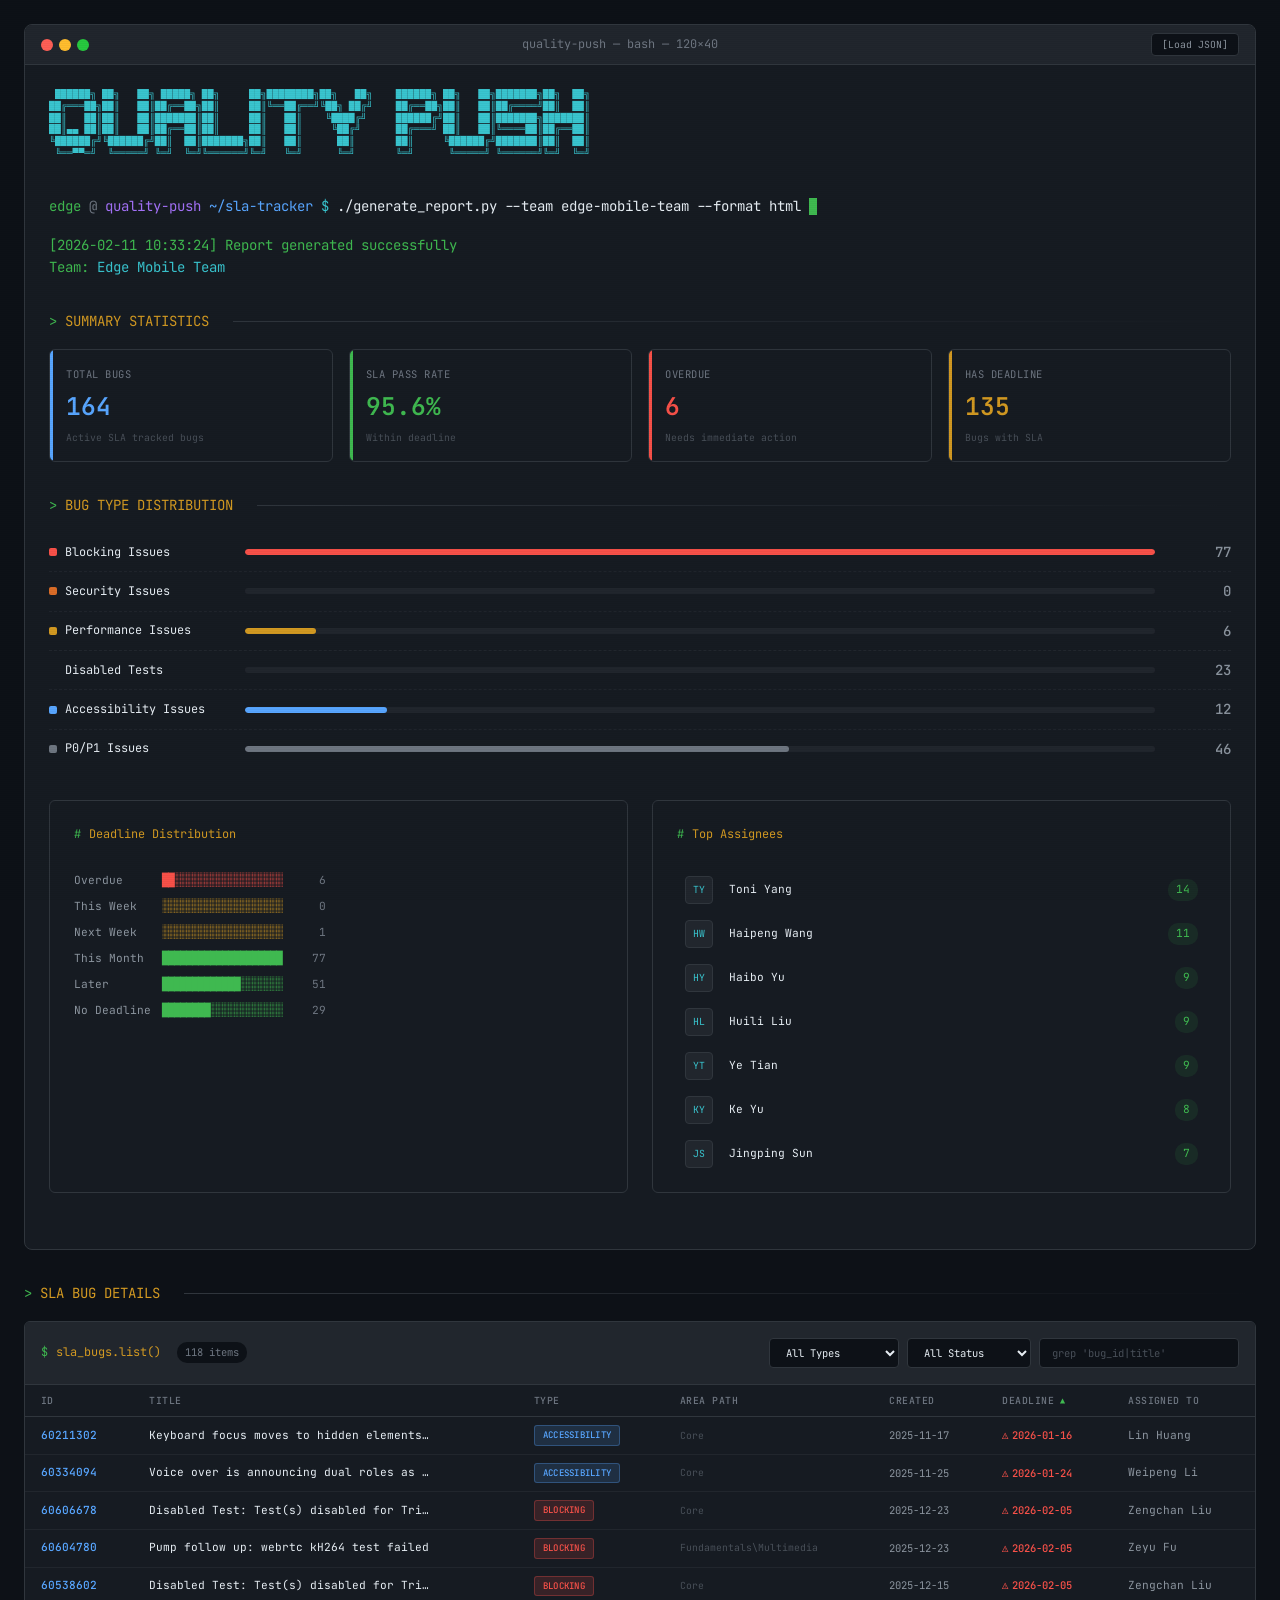
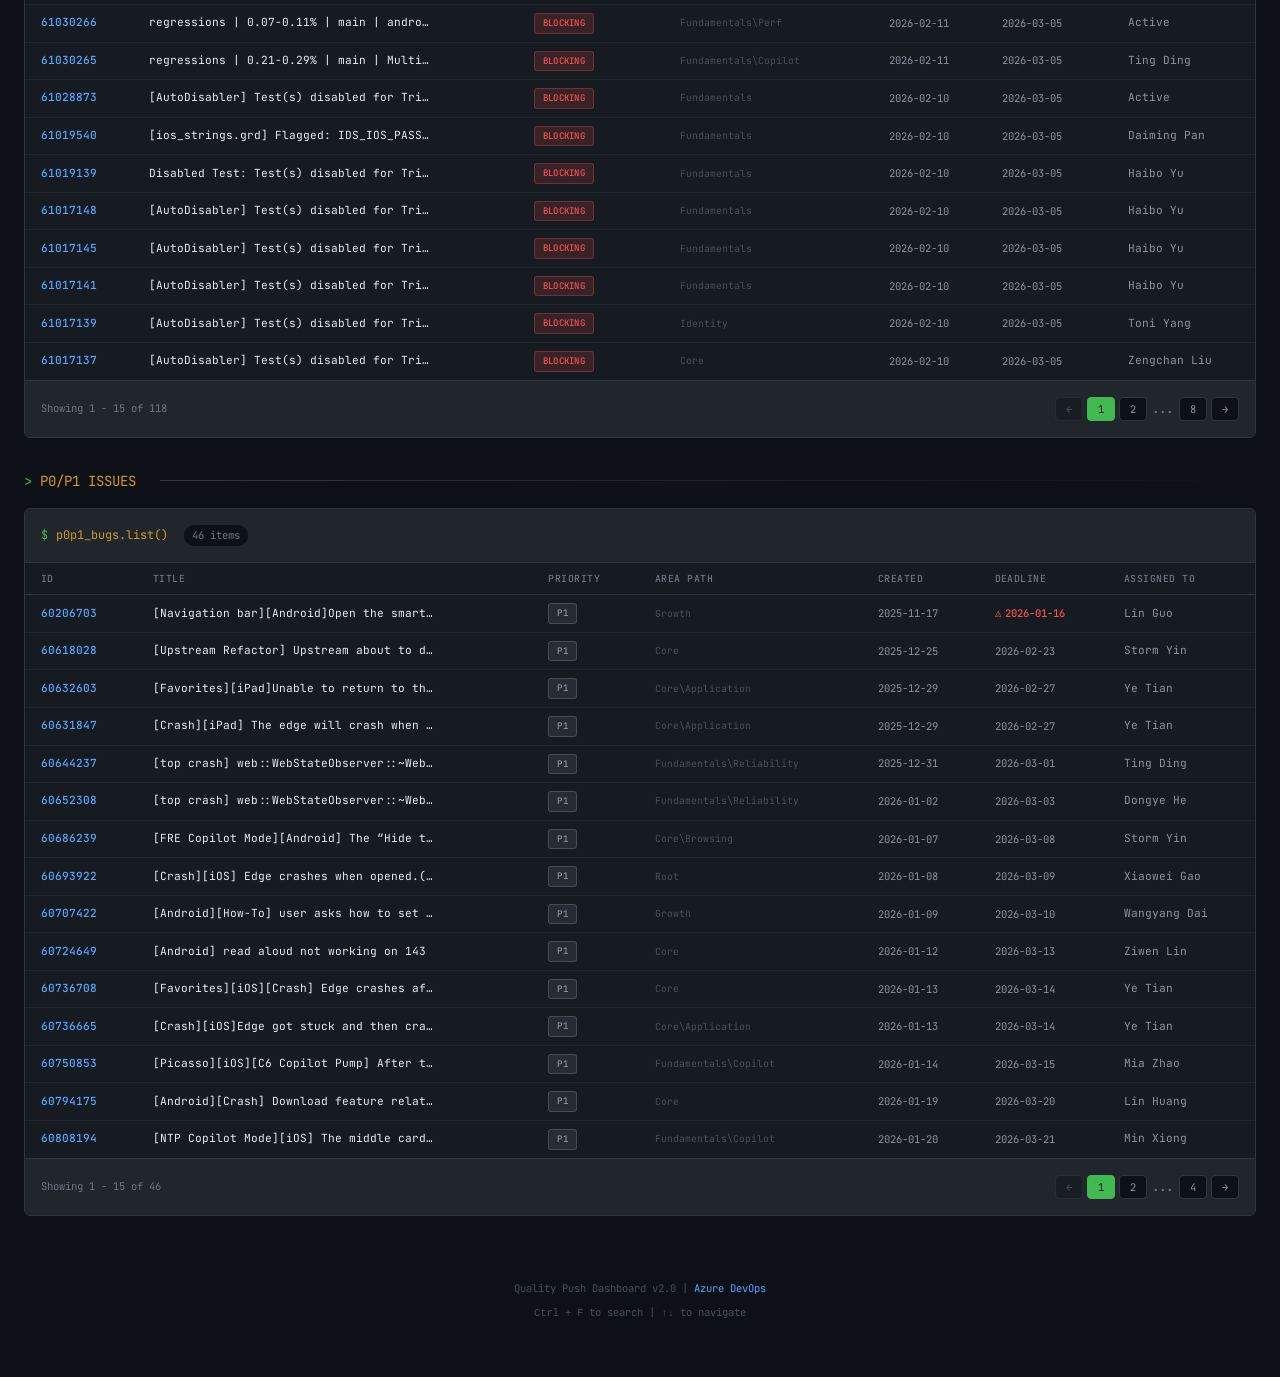
<file: Doc/edge-mobile_sla_report_2026-02-11.html>
<!DOCTYPE html>
<html lang="zh-CN">
<head>
    <meta charset="UTF-8">
    <meta name="viewport" content="width=device-width, initial-scale=1.0">
    <title>Edge Mobile Team - Quality Push Dashboard</title>
    <link rel="preconnect" href="https://fonts.googleapis.com">
    <link rel="preconnect" href="https://fonts.gstatic.com" crossorigin>
    <link href="https://fonts.googleapis.com/css2?family=JetBrains+Mono:wght@300;400;500;600;700&display=swap" rel="stylesheet">
    <style>
        :root {
            /* GitHub Dark Theme - Terminal Style */
            --bg-primary: #0d1117;
            --bg-secondary: #161b22;
            --bg-tertiary: #21262d;
            --bg-card: #161b22;
            --bg-hover: #1f2428;
            --bg-input: #0d1117;

            /* Terminal accent colors */
            --accent-green: #3fb950;
            --accent-blue: #58a6ff;
            --accent-yellow: #d29922;
            --accent-orange: #db6d28;
            --accent-red: #f85149;
            --accent-purple: #a371f7;
            --accent-cyan: #39c5cf;
            --accent-pink: #db61a2;

            /* Text colors */
            --text-primary: #e6edf3;
            --text-secondary: #8b949e;
            --text-muted: #6e7681;
            --text-dim: #484f58;

            /* Borders */
            --border-default: #30363d;
            --border-muted: #21262d;

            /* Typography */
            --font-mono: 'JetBrains Mono', 'Fira Code', 'SF Mono', Consolas, monospace;

            /* Spacing */
            --space-xs: 4px;
            --space-sm: 8px;
            --space-md: 16px;
            --space-lg: 24px;
            --space-xl: 32px;
            --space-2xl: 48px;
        }

        *, *::before, *::after {
            margin: 0;
            padding: 0;
            box-sizing: border-box;
        }

        html {
            font-size: 14px;
            scroll-behavior: smooth;
        }

        body {
            font-family: var(--font-mono);
            background: var(--bg-primary);
            color: var(--text-primary);
            line-height: 1.6;
            min-height: 100vh;
        }

        /* Scanline effect */
        body::before {
            content: '';
            position: fixed;
            top: 0;
            left: 0;
            width: 100%;
            height: 100%;
            pointer-events: none;
            background: repeating-linear-gradient(
                0deg,
                rgba(0, 0, 0, 0.03),
                rgba(0, 0, 0, 0.03) 1px,
                transparent 1px,
                transparent 2px
            );
            z-index: 9999;
        }

        /* Main Container */
        .terminal-container {
            max-width: 1400px;
            margin: 0 auto;
            padding: var(--space-lg);
        }

        /* Terminal Window */
        .terminal-window {
            background: var(--bg-secondary);
            border: 1px solid var(--border-default);
            border-radius: 8px;
            overflow: hidden;
            margin-bottom: var(--space-lg);
        }

        .terminal-header {
            display: flex;
            align-items: center;
            gap: var(--space-sm);
            padding: var(--space-sm) var(--space-md);
            background: var(--bg-tertiary);
            border-bottom: 1px solid var(--border-default);
        }

        .terminal-dots {
            display: flex;
            gap: 6px;
        }

        .terminal-dot {
            width: 12px;
            height: 12px;
            border-radius: 50%;
        }

        .terminal-dot.red { background: #ff5f56; }
        .terminal-dot.yellow { background: #ffbd2e; }
        .terminal-dot.green { background: #27c93f; }

        .terminal-title {
            flex: 1;
            text-align: center;
            font-size: 0.85rem;
            color: var(--text-muted);
        }

        .terminal-body {
            padding: var(--space-lg);
        }

        /* Command Prompt */
        .prompt-line {
            display: flex;
            align-items: center;
            gap: var(--space-sm);
            margin-bottom: var(--space-md);
        }

        .prompt-user {
            color: var(--accent-green);
        }

        .prompt-at {
            color: var(--text-muted);
        }

        .prompt-host {
            color: var(--accent-purple);
        }

        .prompt-path {
            color: var(--accent-blue);
        }

        .prompt-symbol {
            color: var(--accent-cyan);
        }

        .prompt-cmd {
            color: var(--text-primary);
        }

        /* Typing cursor animation */
        .cursor {
            display: inline-block;
            width: 8px;
            height: 1.2em;
            background: var(--accent-green);
            animation: blink 1s step-end infinite;
            vertical-align: text-bottom;
        }

        @keyframes blink {
            50% { opacity: 0; }
        }

        /* ASCII Header */
        .ascii-header {
            color: var(--accent-cyan);
            font-size: 0.7rem;
            line-height: 1.2;
            margin-bottom: var(--space-lg);
            white-space: pre;
            overflow-x: auto;
        }

        /* Section Headers */
        .section-header {
            display: flex;
            align-items: center;
            gap: var(--space-sm);
            margin: var(--space-xl) 0 var(--space-md) 0;
            color: var(--accent-yellow);
        }

        .section-header::before {
            content: '>';
            color: var(--accent-green);
        }

        .section-header::after {
            content: '';
            flex: 1;
            height: 1px;
            background: linear-gradient(90deg, var(--border-default), transparent);
            margin-left: var(--space-md);
        }

        /* Stats Grid - Terminal Style */
        .stats-grid {
            display: grid;
            grid-template-columns: repeat(4, 1fr);
            gap: var(--space-md);
            margin-bottom: var(--space-xl);
        }

        .stat-card {
            background: var(--bg-card);
            border: 1px solid var(--border-default);
            border-radius: 6px;
            padding: var(--space-md);
            transition: all 0.2s ease;
            position: relative;
            overflow: hidden;
        }

        .stat-card::before {
            content: '';
            position: absolute;
            top: 0;
            left: 0;
            width: 3px;
            height: 100%;
            background: var(--stat-color, var(--accent-blue));
        }

        .stat-card:hover {
            transform: translateY(-2px);
            border-color: var(--stat-color, var(--accent-blue));
            box-shadow: 0 4px 12px rgba(0, 0, 0, 0.3);
        }

        .stat-card.success { --stat-color: var(--accent-green); }
        .stat-card.warning { --stat-color: var(--accent-yellow); }
        .stat-card.error { --stat-color: var(--accent-red); }
        .stat-card.info { --stat-color: var(--accent-blue); }

        .stat-label {
            font-size: 0.75rem;
            color: var(--text-muted);
            text-transform: uppercase;
            letter-spacing: 0.05em;
            margin-bottom: var(--space-xs);
        }

        .stat-value {
            font-size: 1.75rem;
            font-weight: 600;
            color: var(--stat-color, var(--text-primary));
        }

        .stat-desc {
            font-size: 0.7rem;
            color: var(--text-dim);
            margin-top: var(--space-xs);
        }

        /* Progress Bars - CLI Style */
        .progress-section {
            margin-bottom: var(--space-xl);
        }

        .progress-item {
            display: grid;
            grid-template-columns: 180px 1fr 60px;
            gap: var(--space-md);
            align-items: center;
            padding: var(--space-sm) 0;
            border-bottom: 1px dashed var(--border-muted);
        }

        .progress-item:last-child {
            border-bottom: none;
        }

        .progress-label {
            display: flex;
            align-items: center;
            gap: var(--space-sm);
            font-size: 0.85rem;
        }

        .progress-icon {
            width: 8px;
            height: 8px;
            border-radius: 2px;
        }

        .progress-icon.blocking { background: var(--accent-red); }
        .progress-icon.security { background: var(--accent-orange); }
        .progress-icon.performance { background: var(--accent-yellow); }
        .progress-icon.disabled { background: var(--accent-green); }
        .progress-icon.accessibility { background: var(--accent-blue); }
        .progress-icon.p0p1 { background: var(--text-muted); }

        .progress-bar {
            height: 6px;
            background: var(--bg-tertiary);
            border-radius: 3px;
            overflow: hidden;
        }

        .progress-fill {
            height: 100%;
            border-radius: 3px;
            transition: width 0.8s ease;
        }

        .progress-fill.blocking { background: var(--accent-red); }
        .progress-fill.security { background: var(--accent-orange); }
        .progress-fill.performance { background: var(--accent-yellow); }
        .progress-fill.disabled { background: var(--accent-green); }
        .progress-fill.accessibility { background: var(--accent-blue); }
        .progress-fill.p0p1 { background: var(--text-muted); }

        .progress-count {
            text-align: right;
            font-weight: 500;
            color: var(--text-secondary);
        }

        /* Charts Row */
        .charts-row {
            display: grid;
            grid-template-columns: 1fr 1fr;
            gap: var(--space-lg);
            margin-bottom: var(--space-xl);
        }

        .chart-card {
            background: var(--bg-card);
            border: 1px solid var(--border-default);
            border-radius: 6px;
            padding: var(--space-lg);
        }

        .chart-title {
            display: flex;
            align-items: center;
            gap: var(--space-sm);
            font-size: 0.85rem;
            color: var(--accent-yellow);
            margin-bottom: var(--space-lg);
        }

        .chart-title::before {
            content: '#';
            color: var(--accent-green);
        }

        /* Deadline Distribution - ASCII Bar Chart */
        .ascii-chart {
            font-size: 0.8rem;
        }

        .ascii-bar-row {
            display: flex;
            align-items: center;
            gap: var(--space-sm);
            padding: var(--space-xs) 0;
        }

        .ascii-bar-label {
            width: 80px;
            color: var(--text-secondary);
            flex-shrink: 0;
        }

        .ascii-bar-visual {
            flex: 1;
            display: flex;
            align-items: center;
            gap: var(--space-xs);
        }

        .ascii-bar-blocks {
            color: var(--accent-green);
            font-family: var(--font-mono);
            letter-spacing: -1px;
        }

        .ascii-bar-blocks.overdue { color: var(--accent-red); }
        .ascii-bar-blocks.warning { color: var(--accent-yellow); }
        .ascii-bar-blocks.ok { color: var(--accent-green); }

        .ascii-bar-value {
            width: 40px;
            text-align: right;
            color: var(--text-muted);
        }

        /* Assignee List */
        .assignee-list {
            max-height: 300px;
            overflow-y: auto;
        }

        .assignee-item {
            display: flex;
            align-items: center;
            gap: var(--space-md);
            padding: var(--space-sm);
            border-radius: 4px;
            transition: background 0.15s ease;
        }

        .assignee-item:hover {
            background: var(--bg-hover);
        }

        .assignee-avatar {
            width: 28px;
            height: 28px;
            background: var(--bg-tertiary);
            border: 1px solid var(--border-default);
            border-radius: 4px;
            display: flex;
            align-items: center;
            justify-content: center;
            font-size: 0.7rem;
            color: var(--accent-cyan);
        }

        .assignee-name {
            flex: 1;
            font-size: 0.8rem;
            color: var(--text-primary);
            white-space: nowrap;
            overflow: hidden;
            text-overflow: ellipsis;
        }

        .assignee-count {
            font-size: 0.8rem;
            color: var(--accent-green);
            padding: 2px 8px;
            background: rgba(63, 185, 80, 0.1);
            border-radius: 10px;
        }

        /* Data Table - Terminal Style */
        .table-container {
            background: var(--bg-card);
            border: 1px solid var(--border-default);
            border-radius: 6px;
            overflow: hidden;
            margin-bottom: var(--space-xl);
        }

        .table-header {
            display: flex;
            justify-content: space-between;
            align-items: center;
            padding: var(--space-md);
            background: var(--bg-tertiary);
            border-bottom: 1px solid var(--border-default);
        }

        .table-title {
            display: flex;
            align-items: center;
            gap: var(--space-sm);
            font-size: 0.85rem;
            color: var(--accent-yellow);
        }

        .table-title::before {
            content: '$';
            color: var(--accent-green);
        }

        .table-count {
            font-size: 0.75rem;
            padding: 2px 8px;
            background: var(--bg-primary);
            border-radius: 10px;
            color: var(--text-muted);
        }

        .table-controls {
            display: flex;
            gap: var(--space-sm);
        }

        .filter-select, .search-input {
            padding: 6px 12px;
            background: var(--bg-input);
            border: 1px solid var(--border-default);
            border-radius: 4px;
            color: var(--text-primary);
            font-family: var(--font-mono);
            font-size: 0.75rem;
            outline: none;
            transition: border-color 0.15s ease;
        }

        .filter-select:focus, .search-input:focus {
            border-color: var(--accent-blue);
        }

        .search-input {
            width: 200px;
        }

        .search-input::placeholder {
            color: var(--text-dim);
        }

        .table-wrapper {
            overflow-x: auto;
        }

        table {
            width: 100%;
            border-collapse: collapse;
            font-size: 0.8rem;
        }

        th {
            padding: var(--space-sm) var(--space-md);
            text-align: left;
            font-size: 0.7rem;
            font-weight: 500;
            text-transform: uppercase;
            letter-spacing: 0.05em;
            color: var(--text-muted);
            background: var(--bg-secondary);
            border-bottom: 1px solid var(--border-default);
            white-space: nowrap;
        }

        th.sortable {
            cursor: pointer;
            user-select: none;
        }

        th.sortable:hover {
            color: var(--accent-blue);
        }

        th.sorted-asc::after { content: ' ▲'; color: var(--accent-green); font-size: 0.6rem; }
        th.sorted-desc::after { content: ' ▼'; color: var(--accent-green); font-size: 0.6rem; }

        td {
            padding: var(--space-sm) var(--space-md);
            color: var(--text-secondary);
            border-bottom: 1px solid var(--border-muted);
        }

        tr:hover td {
            background: var(--bg-hover);
        }

        tr:last-child td {
            border-bottom: none;
        }

        .bug-id-link {
            color: var(--accent-blue);
            text-decoration: none;
            font-weight: 500;
        }

        .bug-id-link:hover {
            text-decoration: underline;
        }

        .bug-title {
            max-width: 280px;
            white-space: nowrap;
            overflow: hidden;
            text-overflow: ellipsis;
            color: var(--text-primary);
        }

        .bug-type-badge {
            display: inline-block;
            padding: 2px 8px;
            border-radius: 3px;
            font-size: 0.65rem;
            font-weight: 500;
            text-transform: uppercase;
            letter-spacing: 0.03em;
        }

        .bug-type-badge.blocking {
            background: rgba(248, 81, 73, 0.15);
            color: var(--accent-red);
            border: 1px solid rgba(248, 81, 73, 0.3);
        }

        .bug-type-badge.security {
            background: rgba(219, 109, 40, 0.15);
            color: var(--accent-orange);
            border: 1px solid rgba(219, 109, 40, 0.3);
        }

        .bug-type-badge.performance {
            background: rgba(210, 153, 34, 0.15);
            color: var(--accent-yellow);
            border: 1px solid rgba(210, 153, 34, 0.3);
        }

        .bug-type-badge.disabled {
            background: rgba(63, 185, 80, 0.15);
            color: var(--accent-green);
            border: 1px solid rgba(63, 185, 80, 0.3);
        }

        .bug-type-badge.accessibility {
            background: rgba(88, 166, 255, 0.15);
            color: var(--accent-blue);
            border: 1px solid rgba(88, 166, 255, 0.3);
        }

        .bug-type-badge.p0p1 {
            background: rgba(139, 148, 158, 0.15);
            color: var(--text-secondary);
            border: 1px solid rgba(139, 148, 158, 0.3);
        }

        .area-path {
            font-size: 0.7rem;
            color: var(--text-dim);
        }

        .date-cell {
            white-space: nowrap;
            font-size: 0.75rem;
        }

        .deadline-cell {
            display: flex;
            align-items: center;
            gap: var(--space-xs);
        }

        .deadline-overdue {
            color: var(--accent-red);
            font-weight: 500;
        }

        .deadline-soon {
            color: var(--accent-yellow);
        }

        .deadline-ok {
            color: var(--text-secondary);
        }

        .overdue-icon {
            color: var(--accent-red);
        }

        .assignee-cell {
            max-width: 140px;
            white-space: nowrap;
            overflow: hidden;
            text-overflow: ellipsis;
        }

        /* Pagination */
        .table-footer {
            display: flex;
            justify-content: space-between;
            align-items: center;
            padding: var(--space-md);
            background: var(--bg-tertiary);
            border-top: 1px solid var(--border-default);
        }

        .pagination-info {
            font-size: 0.75rem;
            color: var(--text-muted);
        }

        .pagination-controls {
            display: flex;
            gap: var(--space-xs);
        }

        .page-btn {
            padding: 4px 10px;
            background: var(--bg-primary);
            border: 1px solid var(--border-default);
            border-radius: 4px;
            color: var(--text-secondary);
            font-family: var(--font-mono);
            font-size: 0.75rem;
            cursor: pointer;
            transition: all 0.15s ease;
        }

        .page-btn:hover:not(:disabled) {
            border-color: var(--accent-blue);
            color: var(--accent-blue);
        }

        .page-btn:disabled {
            opacity: 0.4;
            cursor: not-allowed;
        }

        .page-btn.active {
            background: var(--accent-green);
            border-color: var(--accent-green);
            color: var(--bg-primary);
        }

        /* Footer */
        .footer {
            text-align: center;
            padding: var(--space-xl) 0;
            color: var(--text-dim);
            font-size: 0.75rem;
        }

        .footer a {
            color: var(--accent-blue);
            text-decoration: none;
        }

        .footer a:hover {
            text-decoration: underline;
        }

        /* Loading */
        .loading-overlay {
            position: fixed;
            inset: 0;
            background: rgba(13, 17, 23, 0.95);
            display: flex;
            flex-direction: column;
            align-items: center;
            justify-content: center;
            z-index: 1000;
        }

        .loading-overlay.hidden {
            display: none;
        }

        .loading-text {
            color: var(--accent-green);
            font-size: 0.9rem;
        }

        .loading-text::after {
            content: '...';
            animation: dots 1.5s steps(4, end) infinite;
        }

        @keyframes dots {
            0%, 20% { content: ''; }
            40% { content: '.'; }
            60% { content: '..'; }
            80%, 100% { content: '...'; }
        }

        /* Empty State */
        .empty-state {
            text-align: center;
            padding: var(--space-2xl);
            color: var(--text-muted);
        }

        .empty-state-icon {
            font-size: 2rem;
            margin-bottom: var(--space-md);
            opacity: 0.5;
        }

        .empty-state-title {
            font-size: 0.9rem;
            color: var(--text-secondary);
            margin-bottom: var(--space-sm);
        }

        /* Scrollbar */
        ::-webkit-scrollbar {
            width: 6px;
            height: 6px;
        }

        ::-webkit-scrollbar-track {
            background: var(--bg-secondary);
        }

        ::-webkit-scrollbar-thumb {
            background: var(--border-default);
            border-radius: 3px;
        }

        ::-webkit-scrollbar-thumb:hover {
            background: var(--text-dim);
        }

        /* Responsive */
        @media (max-width: 1024px) {
            .stats-grid {
                grid-template-columns: repeat(2, 1fr);
            }
            .charts-row {
                grid-template-columns: 1fr;
            }
        }

        @media (max-width: 768px) {
            .stats-grid {
                grid-template-columns: 1fr;
            }
            .table-header {
                flex-direction: column;
                gap: var(--space-md);
                align-items: flex-start;
            }
            .table-controls {
                width: 100%;
                flex-wrap: wrap;
            }
            .search-input {
                width: 100%;
            }
            .ascii-header {
                font-size: 0.5rem;
            }
        }

        /* File input hidden */
        #json-file-input {
            display: none;
        }

        /* Keyboard shortcuts hint */
        .kbd {
            display: inline-block;
            padding: 2px 6px;
            background: var(--bg-tertiary);
            border: 1px solid var(--border-default);
            border-radius: 3px;
            font-size: 0.65rem;
            color: var(--text-muted);
        }
    </style>
</head>
<body>
    <!-- Loading Overlay -->
    <div class="loading-overlay" id="loading-overlay">
        <div class="loading-text">Loading data</div>
    </div>

    <div class="terminal-container">
        <!-- Main Terminal Window -->
        <div class="terminal-window">
            <div class="terminal-header">
                <div class="terminal-dots">
                    <span class="terminal-dot red"></span>
                    <span class="terminal-dot yellow"></span>
                    <span class="terminal-dot green"></span>
                </div>
                <div class="terminal-title">quality-push — bash — 120×40</div>
                <input type="file" id="json-file-input" accept=".json">
                <button class="page-btn" onclick="document.getElementById('json-file-input').click()" style="font-size: 0.7rem;">
                    [Load JSON]
                </button>
            </div>
            <div class="terminal-body">
                <!-- ASCII Header -->
                <pre class="ascii-header">
 ██████╗ ██╗   ██╗ █████╗ ██╗     ██╗████████╗██╗   ██╗    ██████╗ ██╗   ██╗███████╗██╗  ██╗
██╔═══██╗██║   ██║██╔══██╗██║     ██║╚══██╔══╝╚██╗ ██╔╝    ██╔══██╗██║   ██║██╔════╝██║  ██║
██║   ██║██║   ██║███████║██║     ██║   ██║    ╚████╔╝     ██████╔╝██║   ██║███████╗███████║
██║▄▄ ██║██║   ██║██╔══██║██║     ██║   ██║     ╚██╔╝      ██╔═══╝ ██║   ██║╚════██║██╔══██║
╚██████╔╝╚██████╔╝██║  ██║███████╗██║   ██║      ██║       ██║     ╚██████╔╝███████║██║  ██║
 ╚══▀▀═╝  ╚═════╝ ╚═╝  ╚═╝╚══════╝╚═╝   ╚═╝      ╚═╝       ╚═╝      ╚═════╝ ╚══════╝╚═╝  ╚═╝
                </pre>

                <!-- Command Prompt -->
                <div class="prompt-line">
                    <span class="prompt-user">edge</span><span class="prompt-at">@</span><span class="prompt-host">quality-push</span>
                    <span class="prompt-path">~/sla-tracker</span>
                    <span class="prompt-symbol">$</span>
                    <span class="prompt-cmd">./generate_report.py --team <span id="cmd-team">edge-mobile</span> --format html</span>
                    <span class="cursor"></span>
                </div>

                <!-- Output Header -->
                <div style="color: var(--accent-green); margin-bottom: var(--space-lg);">
                    <div>[<span id="report-timestamp">--</span>] Report generated successfully</div>
                    <div>Team: <span id="team-name" style="color: var(--accent-cyan);">--</span></div>
                </div>

                <!-- Stats Section -->
                <div class="section-header">SUMMARY STATISTICS</div>

                <div class="stats-grid">
                    <div class="stat-card info">
                        <div class="stat-label">Total Bugs</div>
                        <div class="stat-value" id="stat-total">--</div>
                        <div class="stat-desc">Active SLA tracked bugs</div>
                    </div>
                    <div class="stat-card success">
                        <div class="stat-label">SLA Pass Rate</div>
                        <div class="stat-value" id="stat-pass-rate">--%</div>
                        <div class="stat-desc">Within deadline</div>
                    </div>
                    <div class="stat-card error">
                        <div class="stat-label">Overdue</div>
                        <div class="stat-value" id="stat-overdue">--</div>
                        <div class="stat-desc">Needs immediate action</div>
                    </div>
                    <div class="stat-card warning">
                        <div class="stat-label">Has Deadline</div>
                        <div class="stat-value" id="stat-deadline">--</div>
                        <div class="stat-desc">Bugs with SLA</div>
                    </div>
                </div>

                <!-- Bug Type Distribution -->
                <div class="section-header">BUG TYPE DISTRIBUTION</div>

                <div class="progress-section" id="category-bars">
                    <!-- Populated by JS -->
                </div>

                <!-- Charts Row -->
                <div class="charts-row">
                    <!-- Deadline Distribution -->
                    <div class="chart-card">
                        <div class="chart-title">Deadline Distribution</div>
                        <div class="ascii-chart" id="deadline-chart">
                            <!-- Populated by JS -->
                        </div>
                    </div>

                    <!-- Assignee Distribution -->
                    <div class="chart-card">
                        <div class="chart-title">Top Assignees</div>
                        <div class="assignee-list" id="assignee-list">
                            <!-- Populated by JS -->
                        </div>
                    </div>
                </div>
            </div>
        </div>

        <!-- SLA Bugs Table -->
        <div class="section-header">SLA BUG DETAILS</div>

        <div class="table-container" id="sla-table-container">
            <div class="table-header">
                <div style="display: flex; align-items: center; gap: var(--space-md);">
                    <div class="table-title">sla_bugs.list()</div>
                    <span class="table-count" id="sla-bug-count">0 items</span>
                </div>
                <div class="table-controls">
                    <select class="filter-select" id="type-filter">
                        <option value="">All Types</option>
                        <option value="Blocking">Blocking</option>
                        <option value="Security">Security</option>
                        <option value="Performance">Performance</option>
                        <option value="Disabled Tests">Disabled Tests</option>
                        <option value="Accessibility">Accessibility</option>
                    </select>
                    <select class="filter-select" id="status-filter">
                        <option value="">All Status</option>
                        <option value="overdue">Overdue</option>
                        <option value="this_week">Due This Week</option>
                        <option value="ok">On Track</option>
                    </select>
                    <input type="text" class="search-input" id="search-input" placeholder="grep 'bug_id|title'">
                </div>
            </div>
            <div class="table-wrapper">
                <table>
                    <thead>
                        <tr>
                            <th class="sortable" data-sort="id">ID</th>
                            <th>Title</th>
                            <th class="sortable" data-sort="bug_type">Type</th>
                            <th>Area Path</th>
                            <th class="sortable" data-sort="created">Created</th>
                            <th class="sortable sorted-asc" data-sort="deadline">Deadline</th>
                            <th>Assigned To</th>
                        </tr>
                    </thead>
                    <tbody id="sla-table-body">
                        <!-- Populated by JS -->
                    </tbody>
                </table>
            </div>
            <div class="table-footer">
                <div class="pagination-info" id="sla-pagination-info">Showing 0 - 0 of 0</div>
                <div class="pagination-controls" id="sla-pagination">
                    <!-- Populated by JS -->
                </div>
            </div>
        </div>

        <!-- P0/P1 Bugs Table -->
        <div class="section-header">P0/P1 ISSUES</div>

        <div class="table-container" id="p0p1-table-container">
            <div class="table-header">
                <div style="display: flex; align-items: center; gap: var(--space-md);">
                    <div class="table-title">p0p1_bugs.list()</div>
                    <span class="table-count" id="p0p1-bug-count">0 items</span>
                </div>
            </div>
            <div class="table-wrapper">
                <table>
                    <thead>
                        <tr>
                            <th>ID</th>
                            <th>Title</th>
                            <th>Priority</th>
                            <th>Area Path</th>
                            <th>Created</th>
                            <th>Deadline</th>
                            <th>Assigned To</th>
                        </tr>
                    </thead>
                    <tbody id="p0p1-table-body">
                        <!-- Populated by JS -->
                    </tbody>
                </table>
            </div>
            <div class="table-footer">
                <div class="pagination-info" id="p0p1-pagination-info">Showing 0 - 0 of 0</div>
                <div class="pagination-controls" id="p0p1-pagination">
                    <!-- Populated by JS -->
                </div>
            </div>
        </div>

        <!-- Footer -->
        <footer class="footer">
            <div>Quality Push Dashboard v2.0 | <a href="https://dev.azure.com/microsoft/Edge">Azure DevOps</a></div>
            <div style="margin-top: var(--space-sm); color: var(--text-dim);">
                <kbd>Ctrl</kbd> + <kbd>F</kbd> to search | <kbd>↑</kbd><kbd>↓</kbd> to navigate
            </div>
        </footer>
    </div>

    <script>
        // Global state
        let reportData = null;
        let filteredSlaBugs = [];
        let filteredP0P1Bugs = [];
        let currentPage = 1;
        let p0p1CurrentPage = 1;
        const pageSize = 15;
        let sortConfig = { key: 'deadline', direction: 'asc' };

        // Embedded data placeholder
        const EMBEDDED_DATA = {"meta": {"team_name": "Edge Mobile Team", "generated_at": "2026-02-11 10:33:24", "report_date": "2026-02-11", "version": "2.0"}, "summary": {"total_bugs": 164, "overdue_count": 6, "pass_rate": 95.6, "bugs_with_deadline": 135}, "categories": [{"key": "blocking", "name": "Blocking Issues", "icon": "🔴", "priority": 1, "count": 77}, {"key": "security", "name": "Security Issues", "icon": "🟠", "priority": 2, "count": 0}, {"key": "performance", "name": "Performance Issues", "icon": "🟡", "priority": 3, "count": 6}, {"key": "disabled_tests", "name": "Disabled Tests", "icon": "🟢", "priority": 4, "count": 23}, {"key": "accessibility", "name": "Accessibility Issues", "icon": "🔵", "priority": 5, "count": 12}, {"key": "p0p1", "name": "P0/P1 Issues", "icon": "⚪", "priority": 6, "count": 46}], "deadline_distribution": {"overdue": 6, "this_week": 0, "next_week": 1, "this_month": 77, "later": 51, "no_deadline": 29}, "assignee_distribution": [{"name": "Toni Yang", "count": 14}, {"name": "Haipeng Wang", "count": 11}, {"name": "Haibo Yu", "count": 9}, {"name": "Huili Liu", "count": 9}, {"name": "Ye Tian", "count": 9}, {"name": "Ke Yu", "count": 8}, {"name": "Jingping Sun", "count": 7}, {"name": "Storm Yin", "count": 7}, {"name": "Yu Jiang", "count": 6}, {"name": "Lin Huang", "count": 6}, {"name": "Halton Huo", "count": 5}, {"name": "Shao xuan Shen (CSI Interfusion Co Ltd)", "count": 5}, {"name": "Wangyang Dai", "count": 5}, {"name": "Zeyu Fu", "count": 5}, {"name": "Lin Guo", "count": 5}, {"name": "Ting Ding", "count": 4}, {"name": "Zengchan Liu", "count": 4}, {"name": "Ziwen Lin", "count": 4}, {"name": "Active", "count": 3}, {"name": "Daiming Pan", "count": 3}, {"name": "Yuan Yin", "count": 3}, {"name": "Guting Chen", "count": 3}, {"name": "Weipeng Li", "count": 3}, {"name": "Annam Prathyusha (HCL Technologies Corporate Services)", "count": 3}, {"name": "Guanghui Zhang", "count": 2}, {"name": "Zhuoyu Qian", "count": 2}, {"name": "GitHub Copilot", "count": 2}, {"name": "Chuan Li", "count": 2}, {"name": "Hengyou Zhang", "count": 2}, {"name": "Min Xiong", "count": 2}, {"name": "Mia Zhao", "count": 2}, {"name": "Yueqi Zhao", "count": 1}, {"name": "Chengdong Zhang", "count": 1}, {"name": "Li Liu", "count": 1}, {"name": "Nora Chen (CSI Interfusion Co Ltd)", "count": 1}, {"name": "Chao Zhang", "count": 1}, {"name": "Hao Wang", "count": 1}, {"name": "Tiantong Wu", "count": 1}, {"name": "Xiaowei Gao", "count": 1}, {"name": "Dongye He", "count": 1}], "sla_bugs": [{"id": 60211302, "title": "Keyboard focus moves to hidden elements while navigating from last element of the Favourite page", "bug_type": "Accessibility", "priority": "", "area_path": "Core", "area_path_full": "Edge\\Edge China\\Mobile\\Core", "created": "2025-11-17", "deadline": "2026-01-16", "is_overdue": true, "days_until_deadline": -26, "assigned_to": "Lin Huang", "release": "", "product": "Android", "url": "https://dev.azure.com/microsoft/Edge/_workitems/edit/60211302"}, {"id": 60334094, "title": "Voice over is announcing dual roles as link and button for 'Diagnostic data' button.", "bug_type": "Accessibility", "priority": "P1", "area_path": "Core", "area_path_full": "Edge\\Edge China\\Mobile\\Core", "created": "2025-11-25", "deadline": "2026-01-24", "is_overdue": true, "days_until_deadline": -18, "assigned_to": "Weipeng Li", "release": "", "product": "iOS", "url": "https://dev.azure.com/microsoft/Edge/_workitems/edit/60334094"}, {"id": 60606678, "title": "Disabled Test: Test(s) disabled for Triage: org.chromium.chrome.browser.history.HistoryTabHelperTest#testAppHistory", "bug_type": "Blocking", "priority": "", "area_path": "Core", "area_path_full": "Edge\\Edge China\\Mobile\\Core", "created": "2025-12-23", "deadline": "2026-02-05", "is_overdue": true, "days_until_deadline": -6, "assigned_to": "Zengchan Liu", "release": "Edge 145", "product": "All Platforms", "url": "https://dev.azure.com/microsoft/Edge/_workitems/edit/60606678"}, {"id": 60604780, "title": "Pump follow up: webrtc kH264 test failed", "bug_type": "Blocking", "priority": "", "area_path": "Fundamentals\\Multimedia", "area_path_full": "Edge\\Edge China\\Mobile\\Fundamentals\\Multimedia", "created": "2025-12-23", "deadline": "2026-02-05", "is_overdue": true, "days_until_deadline": -6, "assigned_to": "Zeyu Fu", "release": "Edge 145", "product": "All Platforms", "url": "https://dev.azure.com/microsoft/Edge/_workitems/edit/60604780"}, {"id": 60538602, "title": "Disabled Test: Test(s) disabled for Triage: org.chromium.chrome.browser.customtabs.CustomTabPostMessageTest#testPostMessageWebContentsDestroyed", "bug_type": "Blocking", "priority": "", "area_path": "Core", "area_path_full": "Edge\\Edge China\\Mobile\\Core", "created": "2025-12-15", "deadline": "2026-02-05", "is_overdue": true, "days_until_deadline": -6, "assigned_to": "Zengchan Liu", "release": "Edge 145", "product": "All Platforms", "url": "https://dev.azure.com/microsoft/Edge/_workitems/edit/60538602"}, {"id": 61030266, "title": "regressions | 0.07-0.11% | main | android_bundle_edge_sizes\\ChromePublic.minimal.apks\\size:required:uncompressed", "bug_type": "Blocking", "priority": "P1", "area_path": "Fundamentals\\Perf", "area_path_full": "Edge\\Edge China\\Mobile\\Fundamentals\\Perf", "created": "2026-02-11", "deadline": "2026-03-05", "is_overdue": false, "days_until_deadline": 22, "assigned_to": "Active", "release": "Edge 146", "product": "Android", "url": "https://dev.azure.com/microsoft/Edge/_workitems/edit/61030266"}, {"id": 61030265, "title": "regressions | 0.21-0.29% | main | Multiple metrics regressed in ios_edge_sizes due to: Merged PR 14732841: [iOS] Copilot Vision: Add s...", "bug_type": "Blocking", "priority": "P1", "area_path": "Fundamentals\\Copilot", "area_path_full": "Edge\\Edge China\\Mobile\\Fundamentals\\Copilot", "created": "2026-02-11", "deadline": "2026-03-05", "is_overdue": false, "days_until_deadline": 22, "assigned_to": "Ting Ding", "release": "Edge 146", "product": "All Platforms", "url": "https://dev.azure.com/microsoft/Edge/_workitems/edit/61030265"}, {"id": 61028873, "title": "[AutoDisabler] Test(s) disabled for Triage: org.chromium.chrome.browser.printing.PrintingControllerTest#testDisallowPrintOnNativePage", "bug_type": "Blocking", "priority": "", "area_path": "Fundamentals", "area_path_full": "Edge\\Edge China\\Mobile\\Fundamentals", "created": "2026-02-10", "deadline": "2026-03-05", "is_overdue": false, "days_until_deadline": 22, "assigned_to": "Active", "release": "Edge 146", "product": "All Platforms", "url": "https://dev.azure.com/microsoft/Edge/_workitems/edit/61028873"}, {"id": 61019540, "title": "[ios_strings.grd] Flagged: IDS_IOS_PASSKEY_INCOGNITO_INTERSTITIAL_DIALOG_SUBTITLE and IDS_IOS_PASSKEY_INCOGNITO_INTERSTITIAL_DIALOG_TITLE", "bug_type": "Blocking", "priority": "", "area_path": "Fundamentals", "area_path_full": "Edge\\Edge China\\Mobile\\Fundamentals", "created": "2026-02-10", "deadline": "2026-03-05", "is_overdue": false, "days_until_deadline": 22, "assigned_to": "Daiming Pan", "release": "Edge 146", "product": "iOS", "url": "https://dev.azure.com/microsoft/Edge/_workitems/edit/61019540"}, {"id": 61019139, "title": "Disabled Test: Test(s) disabled for Triage: org.chromium.chrome.browser.browsing_data.BrowsingDataRemoverIntegrationTest#testClearingTabs", "bug_type": "Blocking", "priority": "", "area_path": "Fundamentals", "area_path_full": "Edge\\Edge China\\Mobile\\Fundamentals", "created": "2026-02-10", "deadline": "2026-03-05", "is_overdue": false, "days_until_deadline": 22, "assigned_to": "Haibo Yu", "release": "Edge 146", "product": "All Platforms", "url": "https://dev.azure.com/microsoft/Edge/_workitems/edit/61019139"}, {"id": 61017148, "title": "[AutoDisabler] Test(s) disabled for Triage: org.chromium.chrome.browser.TabThemeTest#testOverlayColorOnNativePages", "bug_type": "Blocking", "priority": "", "area_path": "Fundamentals", "area_path_full": "Edge\\Edge China\\Mobile\\Fundamentals", "created": "2026-02-10", "deadline": "2026-03-05", "is_overdue": false, "days_until_deadline": 22, "assigned_to": "Haibo Yu", "release": "Edge 146", "product": "All Platforms", "url": "https://dev.azure.com/microsoft/Edge/_workitems/edit/61017148"}, {"id": 61017145, "title": "[AutoDisabler] Test(s) disabled for Triage: org.chromium.chrome.browser.fullscreen.FullscreenManagerTest#testEnterPendingPersistentFullscreen", "bug_type": "Blocking", "priority": "", "area_path": "Fundamentals", "area_path_full": "Edge\\Edge China\\Mobile\\Fundamentals", "created": "2026-02-10", "deadline": "2026-03-05", "is_overdue": false, "days_until_deadline": 22, "assigned_to": "Haibo Yu", "release": "Edge 146", "product": "All Platforms", "url": "https://dev.azure.com/microsoft/Edge/_workitems/edit/61017145"}, {"id": 61017141, "title": "[AutoDisabler] Test(s) disabled for Triage: org.chromium.chrome.browser.LauncherShortcutTest#testLauncherShortcut_SplitScreenLaunch__RegularTab", "bug_type": "Blocking", "priority": "", "area_path": "Fundamentals", "area_path_full": "Edge\\Edge China\\Mobile\\Fundamentals", "created": "2026-02-10", "deadline": "2026-03-05", "is_overdue": false, "days_until_deadline": 22, "assigned_to": "Haibo Yu", "release": "Edge 146", "product": "All Platforms", "url": "https://dev.azure.com/microsoft/Edge/_workitems/edit/61017141"}, {"id": 61017139, "title": "[AutoDisabler] Test(s) disabled for Triage: org.chromium.chrome.browser.supervised_user.IncognitoInteractionTest#incognitoTabsClosedWhenBrowserContentFilteringIsEnabledWithoutAccount", "bug_type": "Blocking", "priority": "", "area_path": "Identity", "area_path_full": "Edge\\Edge China\\Mobile\\Identity", "created": "2026-02-10", "deadline": "2026-03-05", "is_overdue": false, "days_until_deadline": 22, "assigned_to": "Toni Yang", "release": "Edge 146", "product": "All Platforms", "url": "https://dev.azure.com/microsoft/Edge/_workitems/edit/61017139"}, {"id": 61017137, "title": "[AutoDisabler] Test(s) disabled for Triage: org.chromium.chrome.browser.ui.messages.snackbar.SnackbarTest#testPersistentQueueStackOrder", "bug_type": "Blocking", "priority": "", "area_path": "Core", "area_path_full": "Edge\\Edge China\\Mobile\\Core", "created": "2026-02-10", "deadline": "2026-03-05", "is_overdue": false, "days_until_deadline": 22, "assigned_to": "Zengchan Liu", "release": "Edge 146", "product": "All Platforms", "url": "https://dev.azure.com/microsoft/Edge/_workitems/edit/61017137"}, {"id": 61017136, "title": "[AutoDisabler] Test(s) disabled for Triage: org.chromium.chrome.browser.edge_mobile_business.copilot.PrefsServiceTest#testToggleOverallSwitch_callsNative org.chromium.chrome.browser.edge_mobile_business.copilot.PrefsServiceTest#testUpdateEligibility_ca...", "bug_type": "Blocking", "priority": "", "area_path": "Enterprise", "area_path_full": "Edge\\Edge China\\Mobile\\Enterprise", "created": "2026-02-10", "deadline": "2026-03-05", "is_overdue": false, "days_until_deadline": 22, "assigned_to": "Toni Yang", "release": "Edge 146", "product": "All Platforms", "url": "https://dev.azure.com/microsoft/Edge/_workitems/edit/61017136"}, {"id": 61017128, "title": "[AutoDisabler] Test(s) disabled for Triage: org.chromium.chrome.browser.toolbar.extensions.ExtensionToolbarTest#testClickingOnASecondActionClosesTheFirst org.chromium.chrome.browser.toolbar.extensions.ExtensionToolbarTest#testUninstallExtensionWithActi...", "bug_type": "Blocking", "priority": "", "area_path": "Core", "area_path_full": "Edge\\Edge China\\Mobile\\Core", "created": "2026-02-10", "deadline": "2026-03-05", "is_overdue": false, "days_until_deadline": 22, "assigned_to": "Zengchan Liu", "release": "Edge 146", "product": "All Platforms", "url": "https://dev.azure.com/microsoft/Edge/_workitems/edit/61017128"}, {"id": 61016655, "title": "Disabled Test: Test(s) disabled for Triage: org.chromium.chrome.browser.undo_tab_close_snackbar.UndoBarControllerTest#testDeleteTabGroup_WithOtherTab_Undo", "bug_type": "Blocking", "priority": "", "area_path": "Fundamentals", "area_path_full": "Edge\\Edge China\\Mobile\\Fundamentals", "created": "2026-02-10", "deadline": "2026-03-05", "is_overdue": false, "days_until_deadline": 22, "assigned_to": "Haibo Yu", "release": "Edge 146", "product": "All Platforms", "url": "https://dev.azure.com/microsoft/Edge/_workitems/edit/61016655"}, {"id": 61015249, "title": "regressions | 0.05-0.09% | main | android_bundle_edge_sizes\\ChromePublic.minimal.apks\\size:required:uncompressed", "bug_type": "Blocking", "priority": "P1", "area_path": "Fundamentals\\Perf", "area_path_full": "Edge\\Edge China\\Mobile\\Fundamentals\\Perf", "created": "2026-02-10", "deadline": "2026-03-05", "is_overdue": false, "days_until_deadline": 22, "assigned_to": "Ke Yu", "release": "Edge 146", "product": "Android", "url": "https://dev.azure.com/microsoft/Edge/_workitems/edit/61015249"}, {"id": 61011178, "title": "Disabled Test: Test(s) disabled for Triage: org.chromium.chrome.browser.undo_tab_close_snackbar.UndoBarControllerTest#testThrottleUndo_CommitSubset", "bug_type": "Blocking", "priority": "", "area_path": "Fundamentals", "area_path_full": "Edge\\Edge China\\Mobile\\Fundamentals", "created": "2026-02-09", "deadline": "2026-03-05", "is_overdue": false, "days_until_deadline": 22, "assigned_to": "Haibo Yu", "release": "Edge 146", "product": "All Platforms", "url": "https://dev.azure.com/microsoft/Edge/_workitems/edit/61011178"}, {"id": 61011160, "title": "Disabled Test: Test(s) disabled for Triage: org.chromium.chrome.browser.history.HistoryTabHelperTest#testAppHistory", "bug_type": "Blocking", "priority": "", "area_path": "Fundamentals", "area_path_full": "Edge\\Edge China\\Mobile\\Fundamentals", "created": "2026-02-09", "deadline": "2026-03-05", "is_overdue": false, "days_until_deadline": 22, "assigned_to": "Haibo Yu", "release": "Edge 146", "product": "All Platforms", "url": "https://dev.azure.com/microsoft/Edge/_workitems/edit/61011160"}, {"id": 61008231, "title": "[AutoDisabler] Test(s) disabled for Triage: org.chromium.chrome.browser.storage.BlobUrlStoreTest#testContentScheme", "bug_type": "Blocking", "priority": "", "area_path": "Fundamentals", "area_path_full": "Edge\\Edge China\\Mobile\\Fundamentals", "created": "2026-02-09", "deadline": "2026-03-05", "is_overdue": false, "days_until_deadline": 22, "assigned_to": "Haibo Yu", "release": "Edge 146", "product": "All Platforms", "url": "https://dev.azure.com/microsoft/Edge/_workitems/edit/61008231"}, {"id": 61008218, "title": "[AutoDisabler] Test(s) disabled for Triage: org.chromium.chrome.browser.dragdrop.DragAndDropLauncherActivityTest#testDraggedMultipleTabs_newWindow", "bug_type": "Blocking", "priority": "", "area_path": "Fundamentals", "area_path_full": "Edge\\Edge China\\Mobile\\Fundamentals", "created": "2026-02-09", "deadline": "2026-03-05", "is_overdue": false, "days_until_deadline": 22, "assigned_to": "Haibo Yu", "release": "Edge 146", "product": "All Platforms", "url": "https://dev.azure.com/microsoft/Edge/_workitems/edit/61008218"}, {"id": 61008193, "title": "[AutoDisabler] Test(s) disabled for Triage: ServiceWorker/ExtensionApiTabTestWithContextType.Highlight", "bug_type": "Blocking", "priority": "", "area_path": "Growth\\Extensions", "area_path_full": "Edge\\Edge China\\Mobile\\Growth\\Extensions", "created": "2026-02-09", "deadline": "2026-03-05", "is_overdue": false, "days_until_deadline": 22, "assigned_to": "Haipeng Wang", "release": "Edge 146", "product": "All Platforms", "url": "https://dev.azure.com/microsoft/Edge/_workitems/edit/61008193"}, {"id": 60997895, "title": "regressions | 0.04% | main | android_bundle_edge_sizes\\ChromePublic.minimal.apks\\size:required:uncompressed", "bug_type": "Blocking", "priority": "P1", "area_path": "Fundamentals\\Perf", "area_path_full": "Edge\\Edge China\\Mobile\\Fundamentals\\Perf", "created": "2026-02-07", "deadline": "2026-03-05", "is_overdue": false, "days_until_deadline": 22, "assigned_to": "Ke Yu", "release": "Edge 146", "product": "Android", "url": "https://dev.azure.com/microsoft/Edge/_workitems/edit/60997895"}, {"id": 60991204, "title": "Disabled Test: Test(s) disabled for Triage: EventMetricsBrowserTest.ServiceWorkerDispatchToAckTimeInactive", "bug_type": "Blocking", "priority": "", "area_path": "Growth\\Extensions", "area_path_full": "Edge\\Edge China\\Mobile\\Growth\\Extensions", "created": "2026-02-06", "deadline": "2026-03-05", "is_overdue": false, "days_until_deadline": 22, "assigned_to": "Haipeng Wang", "release": "Edge 146", "product": "All Platforms", "url": "https://dev.azure.com/microsoft/Edge/_workitems/edit/60991204"}, {"id": 60990811, "title": "Disabled Test: Test(s) disabled for Triage: WebAccessibleResourcesBrowserTest.DNRRedirect", "bug_type": "Blocking", "priority": "", "area_path": "Growth\\Extensions", "area_path_full": "Edge\\Edge China\\Mobile\\Growth\\Extensions", "created": "2026-02-06", "deadline": "2026-03-05", "is_overdue": false, "days_until_deadline": 22, "assigned_to": "Haipeng Wang", "release": "Edge 146", "product": "All Platforms", "url": "https://dev.azure.com/microsoft/Edge/_workitems/edit/60990811"}, {"id": 60989842, "title": "[AutoDisabler] Test(s) disabled for Triage: ExtensionActionViewModelFeatureRolloutBrowserTest.ExtensionActionWantsToRunAppearance/FeatureEnabled ExtensionActionViewModelFeatureRolloutBrowserTest.PageActionBlockedActions/FeatureDisabled FeatureDisabled/...", "bug_type": "Blocking", "priority": "", "area_path": "Growth\\Extensions", "area_path_full": "Edge\\Edge China\\Mobile\\Growth\\Extensions", "created": "2026-02-06", "deadline": "2026-03-05", "is_overdue": false, "days_until_deadline": 22, "assigned_to": "Haipeng Wang", "release": "Edge 146", "product": "All Platforms", "url": "https://dev.azure.com/microsoft/Edge/_workitems/edit/60989842"}, {"id": 60989469, "title": "[AutoDisabler] Test(s) disabled for Triage: ExtensionActionViewModelFeatureRolloutBrowserTest.ExtensionActionContextMenuVisibility/FeatureEnabled", "bug_type": "Blocking", "priority": "", "area_path": "Growth\\Extensions", "area_path_full": "Edge\\Edge China\\Mobile\\Growth\\Extensions", "created": "2026-02-06", "deadline": "2026-03-05", "is_overdue": false, "days_until_deadline": 22, "assigned_to": "Haipeng Wang", "release": "Edge 146", "product": "All Platforms", "url": "https://dev.azure.com/microsoft/Edge/_workitems/edit/60989469"}, {"id": 60985787, "title": "regressions | 0.04% | main | android_bundle_edge_sizes\\ChromePublic.minimal.apks\\size:required:uncompressed", "bug_type": "Blocking", "priority": "P1", "area_path": "Fundamentals\\Perf", "area_path_full": "Edge\\Edge China\\Mobile\\Fundamentals\\Perf", "created": "2026-02-06", "deadline": "2026-03-05", "is_overdue": false, "days_until_deadline": 22, "assigned_to": "Ke Yu", "release": "Edge 146", "product": "Android", "url": "https://dev.azure.com/microsoft/Edge/_workitems/edit/60985787"}, {"id": 60985596, "title": "[AutoDisabler] Test(s) disabled for Triage: ExtensionActionViewModelFeatureRolloutBrowserTest.GetSiteInteractionWithActiveTab/FeatureEnabled ExtensionActionViewModelFeatureRolloutBrowserTest.TestGetIconWithNullWebContents/FeatureEnabled ExtensionAction...", "bug_type": "Blocking", "priority": "", "area_path": "Growth\\Extensions", "area_path_full": "Edge\\Edge China\\Mobile\\Growth\\Extensions", "created": "2026-02-06", "deadline": "2026-03-05", "is_overdue": false, "days_until_deadline": 22, "assigned_to": "Haipeng Wang", "release": "Edge 146", "product": "All Platforms", "url": "https://dev.azure.com/microsoft/Edge/_workitems/edit/60985596"}, {"id": 60985527, "title": "[AutoDisabler] Test(s) disabled for Triage: ExtensionActionViewModelFeatureRolloutBrowserTest.BrowserActionBlockedActions/FeatureDisabled ExtensionActionViewModelFeatureRolloutBrowserTest.OnlyHostPermissionsAppearance/FeatureDisabled", "bug_type": "Blocking", "priority": "", "area_path": "Growth\\Extensions", "area_path_full": "Edge\\Edge China\\Mobile\\Growth\\Extensions", "created": "2026-02-06", "deadline": "2026-03-05", "is_overdue": false, "days_until_deadline": 22, "assigned_to": "Haipeng Wang", "release": "Edge 146", "product": "All Platforms", "url": "https://dev.azure.com/microsoft/Edge/_workitems/edit/60985527"}, {"id": 60983420, "title": "Disabled Test: Test(s) disabled for Triage: EventMetricsBrowserTest.EventPageDispatchToAckTimeInactive", "bug_type": "Blocking", "priority": "", "area_path": "Growth\\Extensions", "area_path_full": "Edge\\Edge China\\Mobile\\Growth\\Extensions", "created": "2026-02-05", "deadline": "2026-03-05", "is_overdue": false, "days_until_deadline": 22, "assigned_to": "Haipeng Wang", "release": "Edge 146", "product": "All Platforms", "url": "https://dev.azure.com/microsoft/Edge/_workitems/edit/60983420"}, {"id": 60979177, "title": "Disabled Test: Test(s) disabled for Triage: ExtensionBrowserTest.OptionsPage ExtensionBrowserTest.LoadChromeExtensionsWithOptionsParamWhenEmbedded", "bug_type": "Blocking", "priority": "", "area_path": "Growth\\Extensions", "area_path_full": "Edge\\Edge China\\Mobile\\Growth\\Extensions", "created": "2026-02-05", "deadline": "2026-03-05", "is_overdue": false, "days_until_deadline": 22, "assigned_to": "Haipeng Wang", "release": "Edge 146", "product": "All Platforms", "url": "https://dev.azure.com/microsoft/Edge/_workitems/edit/60979177"}, {"id": 60977974, "title": "[AutoDisabler] Test(s) disabled for Triage: ServiceWorker/ExtensionApiTabTestWithContextType.Muted", "bug_type": "Blocking", "priority": "", "area_path": "Growth\\Extensions", "area_path_full": "Edge\\Edge China\\Mobile\\Growth\\Extensions", "created": "2026-02-05", "deadline": "2026-03-05", "is_overdue": false, "days_until_deadline": 22, "assigned_to": "Haipeng Wang", "release": "Edge 146", "product": "All Platforms", "url": "https://dev.azure.com/microsoft/Edge/_workitems/edit/60977974"}, {"id": 60975421, "title": "[AutoDisabler] Test(s) disabled for Triage: OpenTabProviderTest.TestChromeNewTabPageOmitted", "bug_type": "Blocking", "priority": "", "area_path": "Root", "area_path_full": "Edge\\Edge China\\Mobile", "created": "2026-02-05", "deadline": "2026-03-05", "is_overdue": false, "days_until_deadline": 22, "assigned_to": "Huili Liu", "release": "Edge 146", "product": "All Platforms", "url": "https://dev.azure.com/microsoft/Edge/_workitems/edit/60975421"}, {"id": 60975376, "title": "regressions | 8.17% | main | ios_edge_sizes\\Edge.app\\size:uncompressed", "bug_type": "Blocking", "priority": "P1", "area_path": "Core", "area_path_full": "Edge\\Edge China\\Mobile\\Core", "created": "2026-02-05", "deadline": "2026-03-05", "is_overdue": false, "days_until_deadline": 22, "assigned_to": "Yuan Yin", "release": "Edge 146", "product": "All Platforms", "url": "https://dev.azure.com/microsoft/Edge/_workitems/edit/60975376"}, {"id": 60974323, "title": "[AutoDisabler] Test(s) disabled for Triage: ChromeSigninHelperTest.OpenBottomSheetWithConsistencyParameterWithSelectedEmailNotAvailable", "bug_type": "Blocking", "priority": "", "area_path": "Identity", "area_path_full": "Edge\\Edge China\\Mobile\\Identity", "created": "2026-02-05", "deadline": "2026-03-05", "is_overdue": false, "days_until_deadline": 22, "assigned_to": "Toni Yang", "release": "Edge 146", "product": "All Platforms", "url": "https://dev.azure.com/microsoft/Edge/_workitems/edit/60974323"}, {"id": 60974304, "title": "[AutoDisabler] Test(s) disabled for Triage: ChromeSigninHelperTest.OpenBottomSheetWithConsistencyParameterWithSelectedEmail", "bug_type": "Blocking", "priority": "", "area_path": "Identity", "area_path_full": "Edge\\Edge China\\Mobile\\Identity", "created": "2026-02-05", "deadline": "2026-03-05", "is_overdue": false, "days_until_deadline": 22, "assigned_to": "Toni Yang", "release": "Edge 146", "product": "All Platforms", "url": "https://dev.azure.com/microsoft/Edge/_workitems/edit/60974304"}, {"id": 60973233, "title": "regressions | 0.45% | main | android_edge_sizes\\ChromePublic.apk\\size:uncompressed", "bug_type": "Blocking", "priority": "P1", "area_path": "Fundamentals\\Perf", "area_path_full": "Edge\\Edge China\\Mobile\\Fundamentals\\Perf", "created": "2026-02-05", "deadline": "2026-03-05", "is_overdue": false, "days_until_deadline": 22, "assigned_to": "Ke Yu", "release": "Edge 146", "product": "Android", "url": "https://dev.azure.com/microsoft/Edge/_workitems/edit/60973233"}, {"id": 60971330, "title": "[AutoDisabler] Test(s) disabled for Triage: org.chromium.chrome.browser.omnibox.LocationBarTest#testOmniboxSearchEngineLogo_unfocusedOnSRP_incognito", "bug_type": "Blocking", "priority": "", "area_path": "Core", "area_path_full": "Edge\\Edge China\\Mobile\\Core", "created": "2026-02-04", "deadline": "2026-03-05", "is_overdue": false, "days_until_deadline": 22, "assigned_to": "Huili Liu", "release": "Edge 146", "product": "All Platforms", "url": "https://dev.azure.com/microsoft/Edge/_workitems/edit/60971330"}, {"id": 60970307, "title": "edge_webui/apps/mobile_theme: Audit WebUI is working in M146", "bug_type": "Blocking", "priority": "", "area_path": "Root", "area_path_full": "Edge\\Edge China\\Mobile", "created": "2026-02-04", "deadline": "2026-03-05", "is_overdue": false, "days_until_deadline": 22, "assigned_to": "Halton Huo", "release": "Edge 146", "product": "All Platforms", "url": "https://dev.azure.com/microsoft/Edge/_workitems/edit/60970307"}, {"id": 60970304, "title": "edge_webui/apps/mobile_pdf_reading_mode: Audit WebUI is working in M146", "bug_type": "Blocking", "priority": "", "area_path": "Root", "area_path_full": "Edge\\Edge China\\Mobile", "created": "2026-02-04", "deadline": "2026-03-05", "is_overdue": false, "days_until_deadline": 22, "assigned_to": "Halton Huo", "release": "Edge 146", "product": "All Platforms", "url": "https://dev.azure.com/microsoft/Edge/_workitems/edit/60970304"}, {"id": 60970277, "title": "edge_webui/apps/mobile_topsites_add_page: Audit WebUI is working in M146", "bug_type": "Blocking", "priority": "", "area_path": "Root", "area_path_full": "Edge\\Edge China\\Mobile", "created": "2026-02-04", "deadline": "2026-03-05", "is_overdue": false, "days_until_deadline": 22, "assigned_to": "Halton Huo", "release": "Edge 146", "product": "All Platforms", "url": "https://dev.azure.com/microsoft/Edge/_workitems/edit/60970277"}, {"id": 60970266, "title": "edge_webui/apps/mobile_extension: Audit WebUI is working in M146", "bug_type": "Blocking", "priority": "", "area_path": "Root", "area_path_full": "Edge\\Edge China\\Mobile", "created": "2026-02-04", "deadline": "2026-03-05", "is_overdue": false, "days_until_deadline": 22, "assigned_to": "Halton Huo", "release": "Edge 146", "product": "All Platforms", "url": "https://dev.azure.com/microsoft/Edge/_workitems/edit/60970266"}, {"id": 60970264, "title": "edge_webui/apps/mobile_fre: Audit WebUI is working in M146", "bug_type": "Blocking", "priority": "", "area_path": "Root", "area_path_full": "Edge\\Edge China\\Mobile", "created": "2026-02-04", "deadline": "2026-03-05", "is_overdue": false, "days_until_deadline": 22, "assigned_to": "Halton Huo", "release": "Edge 146", "product": "All Platforms", "url": "https://dev.azure.com/microsoft/Edge/_workitems/edit/60970264"}, {"id": 60965590, "title": "Disabled Test: Test(s) disabled for Triage: AccountMenuMediatorTest.TestDidTapAddAccountiOS26", "bug_type": "Blocking", "priority": "", "area_path": "Identity", "area_path_full": "Edge\\Edge China\\Mobile\\Identity", "created": "2026-02-04", "deadline": "2026-03-05", "is_overdue": false, "days_until_deadline": 22, "assigned_to": "Toni Yang", "release": "Edge 146", "product": "All Platforms", "url": "https://dev.azure.com/microsoft/Edge/_workitems/edit/60965590"}, {"id": 60965289, "title": "[AutoDisabler] Test(s) disabled for Triage: SafetyCheckNotificationClientTest.ProvisionalDisallowedByPolicy", "bug_type": "Blocking", "priority": "", "area_path": "Fundamentals\\Security and Privacy", "area_path_full": "Edge\\Edge China\\Mobile\\Fundamentals\\Security and Privacy", "created": "2026-02-04", "deadline": "2026-03-05", "is_overdue": false, "days_until_deadline": 22, "assigned_to": "Daiming Pan", "release": "Edge 146", "product": "All Platforms", "url": "https://dev.azure.com/microsoft/Edge/_workitems/edit/60965289"}, {"id": 60963192, "title": "[AutoDisabler] Test(s) disabled for Triage: AccountMenuMediatorTest.TestAccountTapedSignoutFailed", "bug_type": "Blocking", "priority": "", "area_path": "Identity", "area_path_full": "Edge\\Edge China\\Mobile\\Identity", "created": "2026-02-04", "deadline": "2026-03-05", "is_overdue": false, "days_until_deadline": 22, "assigned_to": "Toni Yang", "release": "Edge 146", "product": "All Platforms", "url": "https://dev.azure.com/microsoft/Edge/_workitems/edit/60963192"}, {"id": 60963182, "title": "[AutoDisabler] Test(s) disabled for Triage: AccountProfileMapperAccountsInSeparateProfilesTest.IdentityListNotification AccountProfileMapperAccountsInSeparateProfilesTest.RefreshTokenNotification AccountProfileMapperAccountsInSeparateProfilesTest.Manag...", "bug_type": "Blocking", "priority": "", "area_path": "Enterprise", "area_path_full": "Edge\\Edge China\\Mobile\\Enterprise", "created": "2026-02-04", "deadline": "2026-03-05", "is_overdue": false, "days_until_deadline": 22, "assigned_to": "Toni Yang", "release": "Edge 146", "product": "All Platforms", "url": "https://dev.azure.com/microsoft/Edge/_workitems/edit/60963182"}, {"id": 60961264, "title": "[AutoDisabler] Test(s) disabled for Triage: AccountMenuMediatorTest.TestAccountTapedSignInFailed", "bug_type": "Blocking", "priority": "", "area_path": "Identity", "area_path_full": "Edge\\Edge China\\Mobile\\Identity", "created": "2026-02-04", "deadline": "2026-03-05", "is_overdue": false, "days_until_deadline": 22, "assigned_to": "Toni Yang", "release": "Edge 146", "product": "All Platforms", "url": "https://dev.azure.com/microsoft/Edge/_workitems/edit/60961264"}, {"id": 60961248, "title": "[AutoDisabler] Test(s) disabled for Triage: AccountProfileMapperAccountsInSeparateProfilesWithForceMigrationTest.AssignsPrimaryManagedAccountToManagedProfile", "bug_type": "Blocking", "priority": "", "area_path": "Enterprise", "area_path_full": "Edge\\Edge China\\Mobile\\Enterprise", "created": "2026-02-04", "deadline": "2026-03-05", "is_overdue": false, "days_until_deadline": 22, "assigned_to": "Toni Yang", "release": "Edge 146", "product": "All Platforms", "url": "https://dev.azure.com/microsoft/Edge/_workitems/edit/60961248"}, {"id": 60943750, "title": "[AutoDisabler] Test(s) disabled for Triage: AccountMenuMediatorTest.TestAddSecondaryIdentity", "bug_type": "Blocking", "priority": "", "area_path": "Identity", "area_path_full": "Edge\\Edge China\\Mobile\\Identity", "created": "2026-02-03", "deadline": "2026-03-05", "is_overdue": false, "days_until_deadline": 22, "assigned_to": "Toni Yang", "release": "Edge 146", "product": "All Platforms", "url": "https://dev.azure.com/microsoft/Edge/_workitems/edit/60943750"}, {"id": 60943658, "title": "[AutoDisabler] Test(s) disabled for Triage: AccountProfileMapperAccountsInSeparateProfilesTest.OnlyAvailableOnIos17Plus", "bug_type": "Blocking", "priority": "", "area_path": "Enterprise", "area_path_full": "Edge\\Edge China\\Mobile\\Enterprise", "created": "2026-02-03", "deadline": "2026-03-05", "is_overdue": false, "days_until_deadline": 22, "assigned_to": "Toni Yang", "release": "Edge 146", "product": "All Platforms", "url": "https://dev.azure.com/microsoft/Edge/_workitems/edit/60943658"}, {"id": 60942424, "title": "regressions | 0.08-0.11% | main | android_bundle_edge_sizes\\ChromePublic.minimal.apks\\size:required:uncompressed", "bug_type": "Blocking", "priority": "P1", "area_path": "Fundamentals\\Perf", "area_path_full": "Edge\\Edge China\\Mobile\\Fundamentals\\Perf", "created": "2026-02-03", "deadline": "2026-03-05", "is_overdue": false, "days_until_deadline": 22, "assigned_to": "Ke Yu", "release": "Edge 146", "product": "Android", "url": "https://dev.azure.com/microsoft/Edge/_workitems/edit/60942424"}, {"id": 60939555, "title": "regressions | 0.18-0.24% | main | Multiple metrics regressed due to: Merged PR 14612249: [Android] Add KOOM memory issue detection int...", "bug_type": "Blocking", "priority": "P1", "area_path": "Fundamentals", "area_path_full": "Edge\\Edge China\\Mobile\\Fundamentals", "created": "2026-02-02", "deadline": "2026-03-05", "is_overdue": false, "days_until_deadline": 22, "assigned_to": "Ke Yu", "release": "Edge 146", "product": "Android", "url": "https://dev.azure.com/microsoft/Edge/_workitems/edit/60939555"}, {"id": 60921665, "title": "Disabled Test: Test(s) disabled for Triage: org.chromium.chrome.browser.notifications.TipsNotificationsFeaturePromoTest#testQuickDeleteBottomSheetDetailPageAccept", "bug_type": "Blocking", "priority": "", "area_path": "Growth", "area_path_full": "Edge\\Edge China\\Mobile\\Growth", "created": "2026-01-31", "deadline": "2026-03-05", "is_overdue": false, "days_until_deadline": 22, "assigned_to": "Shao xuan Shen (CSI Interfusion Co Ltd)", "release": "Edge 146", "product": "All Platforms", "url": "https://dev.azure.com/microsoft/Edge/_workitems/edit/60921665"}, {"id": 60920597, "title": "Disabled Test: Test(s) disabled for Triage: org.chromium.chrome.browser.notifications.TipsNotificationsFeaturePromoTest#testGoogleLensBottomSheetDetailPageAccept", "bug_type": "Blocking", "priority": "", "area_path": "Growth", "area_path_full": "Edge\\Edge China\\Mobile\\Growth", "created": "2026-01-31", "deadline": "2026-03-05", "is_overdue": false, "days_until_deadline": 22, "assigned_to": "Shao xuan Shen (CSI Interfusion Co Ltd)", "release": "Edge 146", "product": "All Platforms", "url": "https://dev.azure.com/microsoft/Edge/_workitems/edit/60920597"}, {"id": 60917054, "title": "[AutoDisabler] Test(s) disabled for Triage: org.chromium.chrome.browser.notifications.TipsNotificationsFeaturePromoTest#testQuickDeleteBottomSheetMainPageAccept org.chromium.chrome.browser.notifications.TipsNotificationsFeaturePromoTest#testBottomOmnib...", "bug_type": "Blocking", "priority": "", "area_path": "Growth", "area_path_full": "Edge\\Edge China\\Mobile\\Growth", "created": "2026-01-30", "deadline": "2026-03-05", "is_overdue": false, "days_until_deadline": 22, "assigned_to": "Shao xuan Shen (CSI Interfusion Co Ltd)", "release": "Edge 146", "product": "All Platforms", "url": "https://dev.azure.com/microsoft/Edge/_workitems/edit/60917054"}, {"id": 60908950, "title": "Disabled Test: Test(s) disabled for Triage: org.chromium.chrome.browser.customtabs.CustomTabPostMessageTest#testPostMessageReceivedInPage", "bug_type": "Blocking", "priority": "", "area_path": "Core", "area_path_full": "Edge\\Edge China\\Mobile\\Core", "created": "2026-01-29", "deadline": "2026-03-05", "is_overdue": false, "days_until_deadline": 22, "assigned_to": "Jingping Sun", "release": "Edge 146", "product": "All Platforms", "url": "https://dev.azure.com/microsoft/Edge/_workitems/edit/60908950"}, {"id": 60872835, "title": "[iOS] Migrate JS bridge code from __gCrWeb.common to new WebKit messaging APIs", "bug_type": "Blocking", "priority": "P1", "area_path": "Root", "area_path_full": "Edge\\Edge China\\Mobile", "created": "2026-01-27", "deadline": "2026-03-05", "is_overdue": false, "days_until_deadline": 22, "assigned_to": "Yueqi Zhao", "release": "Edge 146", "product": "iOS", "url": "https://dev.azure.com/microsoft/Edge/_workitems/edit/60872835"}, {"id": 60866055, "title": "Disabled Test: Test(s) disabled for Triage: org.chromium.chrome.browser.edge_settings.default_browser.DefaultBrowserContextualPromoManagerTest#testOnPdfOpen_savesPdfType org.chromium.chrome.browser.edge_settings.default_browser.DefaultBrowserContextual...", "bug_type": "Blocking", "priority": "", "area_path": "Growth", "area_path_full": "Edge\\Edge China\\Mobile\\Growth", "created": "2026-01-26", "deadline": "2026-03-05", "is_overdue": false, "days_until_deadline": 22, "assigned_to": "Guting Chen", "release": "Edge 146", "product": "All Platforms", "url": "https://dev.azure.com/microsoft/Edge/_workitems/edit/60866055"}, {"id": 60864132, "title": "[AutoDisabler] Test(s) disabled for Triage: TabHelperUtilTest.InfobarBadgeTabHelper/Empty", "bug_type": "Blocking", "priority": "", "area_path": "Core", "area_path_full": "Edge\\Edge China\\Mobile\\Core", "created": "2026-01-26", "deadline": "2026-03-05", "is_overdue": false, "days_until_deadline": 22, "assigned_to": "Jingping Sun", "release": "Edge 146", "product": "All Platforms", "url": "https://dev.azure.com/microsoft/Edge/_workitems/edit/60864132"}, {"id": 60850275, "title": "[AutoDisabler] Test(s) disabled for Triage: org.chromium.chrome.browser.tabmodel.UndoTabModelTest#testIncognito_UndoAlwaysNotSupported", "bug_type": "Blocking", "priority": "", "area_path": "Core", "area_path_full": "Edge\\Edge China\\Mobile\\Core", "created": "2026-01-23", "deadline": "2026-03-05", "is_overdue": false, "days_until_deadline": 22, "assigned_to": "Jingping Sun", "release": "Edge 146", "product": "All Platforms", "url": "https://dev.azure.com/microsoft/Edge/_workitems/edit/60850275"}, {"id": 60843997, "title": "Disabled Test: Test(s) disabled for Triage: org.chromium.chrome.browser.edge_ntp.EdgeNewTabPageV2Test#testFocusedModeShowView org.chromium.chrome.browser.edge_ntp.EdgeNewTabPageV2Test#testCustomModeShowView", "bug_type": "Blocking", "priority": "", "area_path": "Growth", "area_path_full": "Edge\\Edge China\\Mobile\\Growth", "created": "2026-01-23", "deadline": "2026-03-05", "is_overdue": false, "days_until_deadline": 22, "assigned_to": "Shao xuan Shen (CSI Interfusion Co Ltd)", "release": "Edge 146", "product": "All Platforms", "url": "https://dev.azure.com/microsoft/Edge/_workitems/edit/60843997"}, {"id": 60837477, "title": "Disabled Test: Test(s) disabled for Triage: org.chromium.chrome.browser.EdgeXExternalIntentHandlerTest#testExtensionDeepLink", "bug_type": "Blocking", "priority": "", "area_path": "Growth", "area_path_full": "Edge\\Edge China\\Mobile\\Growth", "created": "2026-01-22", "deadline": "2026-03-05", "is_overdue": false, "days_until_deadline": 22, "assigned_to": "Wangyang Dai", "release": "Edge 146", "product": "All Platforms", "url": "https://dev.azure.com/microsoft/Edge/_workitems/edit/60837477"}, {"id": 60836540, "title": "Disabled Test: Test(s) disabled for Triage: org.chromium.chrome.browser.webapps.WebApkUpdateManagerTest#testUpdateWarningOnNameAndShortnameChange__minorIconUpdateDlgEnabled", "bug_type": "Blocking", "priority": "", "area_path": "Fundamentals", "area_path_full": "Edge\\Edge China\\Mobile\\Fundamentals", "created": "2026-01-22", "deadline": "2026-03-05", "is_overdue": false, "days_until_deadline": 22, "assigned_to": "Yu Jiang", "release": "Edge 146", "product": "All Platforms", "url": "https://dev.azure.com/microsoft/Edge/_workitems/edit/60836540"}, {"id": 60829312, "title": "[AutoDisabler] Test(s) disabled for Triage: org.chromium.chrome.browser.contextmenu.ContextMenuTabPTTest#openNewTabFromContextMenu", "bug_type": "Blocking", "priority": "", "area_path": "Core", "area_path_full": "Edge\\Edge China\\Mobile\\Core", "created": "2026-01-22", "deadline": "2026-03-05", "is_overdue": false, "days_until_deadline": 22, "assigned_to": "Chengdong Zhang", "release": "Edge 146", "product": "All Platforms", "url": "https://dev.azure.com/microsoft/Edge/_workitems/edit/60829312"}, {"id": 60786388, "title": "[AutoDisabler] Test(s) disabled for Triage: BwgTabHelperTest.TestDidStartNavigation_ShowsImageRemixIPH", "bug_type": "Blocking", "priority": "", "area_path": "Core", "area_path_full": "Edge\\Edge China\\Mobile\\Core", "created": "2026-01-17", "deadline": "2026-03-05", "is_overdue": false, "days_until_deadline": 22, "assigned_to": "Ye Tian", "release": "Edge 146", "product": "All Platforms", "url": "https://dev.azure.com/microsoft/Edge/_workitems/edit/60786388"}, {"id": 60780755, "title": "Disabled Test: Test(s) disabled for Triage: org.chromium.chrome.browser.customtabs.TabReparentingTest#testTabReparentingSelectPopup", "bug_type": "Blocking", "priority": "", "area_path": "Core", "area_path_full": "Edge\\Edge China\\Mobile\\Core", "created": "2026-01-16", "deadline": "2026-03-05", "is_overdue": false, "days_until_deadline": 22, "assigned_to": "Jingping Sun", "release": "Edge 146", "product": "All Platforms", "url": "https://dev.azure.com/microsoft/Edge/_workitems/edit/60780755"}, {"id": 60761372, "title": "Disabled Test: Test(s) disabled for Triage: org.chromium.chrome.browser.tabmodel.UndoTabModelTest#testIncognito_UndoAlwaysNotSupportedOnFinishingMultipleTabClosure", "bug_type": "Blocking", "priority": "", "area_path": "Core", "area_path_full": "Edge\\Edge China\\Mobile\\Core", "created": "2026-01-14", "deadline": "2026-03-05", "is_overdue": false, "days_until_deadline": 22, "assigned_to": "Jingping Sun", "release": "Edge 146", "product": "All Platforms", "url": "https://dev.azure.com/microsoft/Edge/_workitems/edit/60761372"}, {"id": 60728812, "title": "[MSRC] [105834] - Edge Mobile (Android-iOS) - Spoofing - Full Address Bar Spoof Using Bing, Path Traversal and Unicode Dot", "bug_type": "Blocking", "priority": "", "area_path": "Core", "area_path_full": "Edge\\Edge China\\Mobile\\Core", "created": "2026-01-11", "deadline": "2026-03-05", "is_overdue": false, "days_until_deadline": 22, "assigned_to": "Huili Liu", "release": "Edge 146", "product": "All Platforms", "url": "https://dev.azure.com/microsoft/Edge/_workitems/edit/60728812"}, {"id": 59803166, "title": "[MSRC] [102580] - Edge Android - Spoofing - Spoofing address bar when address bar is obscured by virtual keyboard", "bug_type": "Blocking", "priority": "", "area_path": "Core\\Browsing", "area_path_full": "Edge\\Edge China\\Mobile\\Core\\Browsing", "created": "2025-10-15", "deadline": "2026-03-05", "is_overdue": false, "days_until_deadline": 22, "assigned_to": "Huili Liu", "release": "Edge 146", "product": "All Platforms", "url": "https://dev.azure.com/microsoft/Edge/_workitems/edit/59803166"}, {"id": 59646086, "title": "[MSRC] [102212] - Edge Android - Spoofing - Address Bar Spoofing (Origin Hiding) using Blob URL", "bug_type": "Blocking", "priority": "", "area_path": "Core\\Browsing", "area_path_full": "Edge\\Edge China\\Mobile\\Core\\Browsing", "created": "2025-10-03", "deadline": "2026-03-05", "is_overdue": false, "days_until_deadline": 22, "assigned_to": "Huili Liu", "release": "Edge 146", "product": "All Platforms", "url": "https://dev.azure.com/microsoft/Edge/_workitems/edit/59646086"}, {"id": 60808675, "title": "Keyboard focus order is not logical on home page after “News and More” Control.", "bug_type": "Accessibility", "priority": "", "area_path": "Growth", "area_path_full": "Edge\\Edge China\\Mobile\\Growth", "created": "2026-01-20", "deadline": "2026-03-21", "is_overdue": false, "days_until_deadline": 38, "assigned_to": "Wangyang Dai", "release": "", "product": "All Platforms", "url": "https://dev.azure.com/microsoft/Edge/_workitems/edit/60808675"}, {"id": 60821882, "title": "More options popup is not closed using Esc key.", "bug_type": "Accessibility", "priority": "P1", "area_path": "Core", "area_path_full": "Edge\\Edge China\\Mobile\\Core", "created": "2026-01-21", "deadline": "2026-03-22", "is_overdue": false, "days_until_deadline": 39, "assigned_to": "Lin Huang", "release": "", "product": "All Platforms", "url": "https://dev.azure.com/microsoft/Edge/_workitems/edit/60821882"}, {"id": 60821069, "title": "Talkback announces “unlabeled image” for 'Search' icon, 'Back', and 'Clear Search' controls.", "bug_type": "Accessibility", "priority": "P1", "area_path": "Growth\\Extensions", "area_path_full": "Edge\\Edge China\\Mobile\\Growth\\Extensions", "created": "2026-01-21", "deadline": "2026-03-22", "is_overdue": false, "days_until_deadline": 39, "assigned_to": "Lin Guo", "release": "", "product": "All Platforms", "url": "https://dev.azure.com/microsoft/Edge/_workitems/edit/60821069"}, {"id": 60834421, "title": "Voice over focus is not moving to the non-interactive text present in the Make Microsoft Edge your default browser page.", "bug_type": "Accessibility", "priority": "P1", "area_path": "Growth", "area_path_full": "Edge\\Edge China\\Mobile\\Growth", "created": "2026-01-22", "deadline": "2026-03-23", "is_overdue": false, "days_until_deadline": 40, "assigned_to": "Hengyou Zhang", "release": "", "product": "All Platforms", "url": "https://dev.azure.com/microsoft/Edge/_workitems/edit/60834421"}, {"id": 60834259, "title": "Keyboard focus is not moving separately to 'Diagnostic data and Microsoft privacy statement' links.", "bug_type": "Accessibility", "priority": "P1", "area_path": "Core", "area_path_full": "Edge\\Edge China\\Mobile\\Core", "created": "2026-01-22", "deadline": "2026-03-23", "is_overdue": false, "days_until_deadline": 40, "assigned_to": "Annam Prathyusha (HCL Technologies Corporate Services)", "release": "", "product": "All Platforms", "url": "https://dev.azure.com/microsoft/Edge/_workitems/edit/60834259"}, {"id": 60834095, "title": "Voice over is not announcing the copy and copied information after activating on Username control.", "bug_type": "Accessibility", "priority": "P1", "area_path": "Core", "area_path_full": "Edge\\Edge China\\Mobile\\Core", "created": "2026-01-22", "deadline": "2026-03-23", "is_overdue": false, "days_until_deadline": 40, "assigned_to": "Annam Prathyusha (HCL Technologies Corporate Services)", "release": "", "product": "All Platforms", "url": "https://dev.azure.com/microsoft/Edge/_workitems/edit/60834095"}, {"id": 60833626, "title": "On larger text settings, 'Sign in to sync' text is getting truncated.", "bug_type": "Accessibility", "priority": "P1", "area_path": "Enterprise", "area_path_full": "Edge\\Edge China\\Mobile\\Enterprise", "created": "2026-01-22", "deadline": "2026-03-23", "is_overdue": false, "days_until_deadline": 40, "assigned_to": "Toni Yang", "release": "", "product": "iOS", "url": "https://dev.azure.com/microsoft/Edge/_workitems/edit/60833626"}, {"id": 60831485, "title": "Talkback does not announce search suggestions when entering text in 'Search Extensions Edit'.", "bug_type": "Accessibility", "priority": "P1", "area_path": "Growth\\Extensions", "area_path_full": "Edge\\Edge China\\Mobile\\Growth\\Extensions", "created": "2026-01-22", "deadline": "2026-03-23", "is_overdue": false, "days_until_deadline": 40, "assigned_to": "Lin Guo", "release": "", "product": "Android", "url": "https://dev.azure.com/microsoft/Edge/_workitems/edit/60831485"}, {"id": 60831313, "title": "[Android][Hub][Favorites] “Favorites” text appears as headings but not announced as headings by talkback.", "bug_type": "Accessibility", "priority": "P1", "area_path": "Core", "area_path_full": "Edge\\Edge China\\Mobile\\Core", "created": "2026-01-22", "deadline": "2026-03-23", "is_overdue": false, "days_until_deadline": 40, "assigned_to": "GitHub Copilot", "release": "", "product": "All Platforms", "url": "https://dev.azure.com/microsoft/Edge/_workitems/edit/60831313"}, {"id": 60830171, "title": "'Run in InPrivate' toggle switch gets cropped when larger text settings is applied.", "bug_type": "Accessibility", "priority": "P1", "area_path": "Growth\\Extensions", "area_path_full": "Edge\\Edge China\\Mobile\\Growth\\Extensions", "created": "2026-01-22", "deadline": "2026-03-23", "is_overdue": false, "days_until_deadline": 40, "assigned_to": "Lin Guo", "release": "", "product": "Android", "url": "https://dev.azure.com/microsoft/Edge/_workitems/edit/60830171"}, {"id": 60869533, "title": "[Changed Policy] Upstream change found for NTPContentSuggestionsEnabled.yaml", "bug_type": "Blocking", "priority": "", "area_path": "Enterprise", "area_path_full": "Edge\\Edge China\\Mobile\\Enterprise", "created": "2026-01-26", "deadline": "2026-04-02", "is_overdue": false, "days_until_deadline": 50, "assigned_to": "Guanghui Zhang", "release": "Edge 147", "product": "Android", "url": "https://dev.azure.com/microsoft/Edge/_workitems/edit/60869533"}, {"id": 60846263, "title": "[Changed Policy] Upstream change found for ComponentUpdatesEnabled.yaml", "bug_type": "Blocking", "priority": "", "area_path": "Enterprise", "area_path_full": "Edge\\Edge China\\Mobile\\Enterprise", "created": "2026-01-23", "deadline": "2026-04-02", "is_overdue": false, "days_until_deadline": 50, "assigned_to": "Toni Yang", "release": "Edge 147", "product": "All Platforms", "url": "https://dev.azure.com/microsoft/Edge/_workitems/edit/60846263"}, {"id": 60006949, "title": "[MSRC] [103139] - Edge - Spoofing - Misleading source information in download pop up", "bug_type": "Blocking", "priority": "P1", "area_path": "Root", "area_path_full": "Edge\\Edge China\\Mobile", "created": "2025-10-31", "deadline": "2026-04-02", "is_overdue": false, "days_until_deadline": 50, "assigned_to": "Lin Huang", "release": "Edge 147", "product": "All Platforms", "url": "https://dev.azure.com/microsoft/Edge/_workitems/edit/60006949"}, {"id": 59468316, "title": "[Changed Policy] Upstream change found for AutoSelectCertificateForUrls.yaml", "bug_type": "Blocking", "priority": "", "area_path": "Enterprise", "area_path_full": "Edge\\Edge China\\Mobile\\Enterprise", "created": "2025-10-02", "deadline": "2026-04-02", "is_overdue": false, "days_until_deadline": 50, "assigned_to": "Guanghui Zhang", "release": "Edge 147", "product": "Android", "url": "https://dev.azure.com/microsoft/Edge/_workitems/edit/59468316"}, {"id": 31853127, "title": "[Changed Policy] Upstream change found for 'BrowserSignin'", "bug_type": "Blocking", "priority": "", "area_path": "Identity", "area_path_full": "Edge\\Edge China\\Mobile\\Identity", "created": "2021-02-25", "deadline": "2026-04-02", "is_overdue": false, "days_until_deadline": 50, "assigned_to": "Toni Yang", "release": "Edge 147", "product": "iOS", "url": "https://dev.azure.com/microsoft/Edge/_workitems/edit/31853127"}, {"id": 60987837, "title": "regressions | 0.26% | main | ios_edge_sizes\\Edge.app\\size:uncompressed", "bug_type": "Performance", "priority": "P1", "area_path": "Root", "area_path_full": "Edge\\Edge China\\Mobile", "created": "2026-02-06", "deadline": "N/A", "is_overdue": false, "days_until_deadline": null, "assigned_to": "Ting Ding", "release": "Edge 146", "product": "All Platforms", "url": "https://dev.azure.com/microsoft/Edge/_workitems/edit/60987837"}, {"id": 60895435, "title": "regressions | 0.03% | official/3719m144 | ios_edge_sizes\\Edge.app\\size:uncompressed", "bug_type": "Performance", "priority": "P1", "area_path": "Core", "area_path_full": "Edge\\Edge China\\Mobile\\Core", "created": "2026-01-28", "deadline": "N/A", "is_overdue": false, "days_until_deadline": null, "assigned_to": "Yuan Yin", "release": "Edge 144", "product": "iOS", "url": "https://dev.azure.com/microsoft/Edge/_workitems/edit/60895435"}, {"id": 60417904, "title": "regressions | 0.24-0.28% | main | Multiple metrics regressed in ios_edge_sizes due to: Merged PR 14322265: Reland \"Rusty MIP for iOS\" ...", "bug_type": "Performance", "priority": "", "area_path": "Sync", "area_path_full": "Edge\\Edge China\\Mobile\\Sync", "created": "2025-12-03", "deadline": "N/A", "is_overdue": false, "days_until_deadline": null, "assigned_to": "Zhuoyu Qian", "release": "Edge 144", "product": "All Platforms", "url": "https://dev.azure.com/microsoft/Edge/_workitems/edit/60417904"}, {"id": 60194355, "title": "regressions | 0.94-1.18% | main | android_edge_sizes\\ChromePublic.apk\\size:uncompressed", "bug_type": "Performance", "priority": "", "area_path": "Sync", "area_path_full": "Edge\\Edge China\\Mobile\\Sync", "created": "2025-11-15", "deadline": "N/A", "is_overdue": false, "days_until_deadline": null, "assigned_to": "Zhuoyu Qian", "release": "Edge 144", "product": "Android", "url": "https://dev.azure.com/microsoft/Edge/_workitems/edit/60194355"}, {"id": 58539265, "title": "regressions | 0.07-0.08% | main | android_edge_sizes\\ChromePublic.apk\\size:uncompressed", "bug_type": "Performance", "priority": "", "area_path": "Growth", "area_path_full": "Edge\\Edge China\\Mobile\\Growth", "created": "2025-07-29", "deadline": "N/A", "is_overdue": false, "days_until_deadline": null, "assigned_to": "Guting Chen", "release": "Edge 140", "product": "Android", "url": "https://dev.azure.com/microsoft/Edge/_workitems/edit/58539265"}, {"id": 58242806, "title": "[Android] Remove authenticator landing page pic/code resource to fix package regression", "bug_type": "Performance", "priority": "", "area_path": "Growth", "area_path_full": "Edge\\Edge China\\Mobile\\Growth", "created": "2025-07-04", "deadline": "N/A", "is_overdue": false, "days_until_deadline": null, "assigned_to": "Guting Chen", "release": "", "product": "All Platforms", "url": "https://dev.azure.com/microsoft/Edge/_workitems/edit/58242806"}, {"id": 60989833, "title": "[AutoDisabler] Test(s) disabled for Triage: org.chromium.chrome.browser.toolbar.extensions.ExtensionToolbarTest#testPinnedActions", "bug_type": "Disabled Tests", "priority": "", "area_path": "Growth", "area_path_full": "Edge\\Edge China\\Mobile\\Growth", "created": "2026-02-06", "deadline": "N/A", "is_overdue": false, "days_until_deadline": null, "assigned_to": "Wangyang Dai", "release": "Edge 146", "product": "All Platforms", "url": "https://dev.azure.com/microsoft/Edge/_workitems/edit/60989833"}, {"id": 60835702, "title": "Test disabled for triage ManageSyncSettingsCoordinatorTest.TestOpenBookmarksLimitExceededHelp", "bug_type": "Disabled Tests", "priority": "", "area_path": "Core", "area_path_full": "Edge\\Edge China\\Mobile\\Core", "created": "2026-01-22", "deadline": "N/A", "is_overdue": false, "days_until_deadline": null, "assigned_to": "Ye Tian", "release": "Edge 146", "product": "All Platforms", "url": "https://dev.azure.com/microsoft/Edge/_workitems/edit/60835702"}, {"id": 60731862, "title": "Pump Follow-up: Upstream refactor to Browser for Android desktop conflicts with downstream extensions work", "bug_type": "Disabled Tests", "priority": "P1", "area_path": "Growth\\Extensions", "area_path_full": "Edge\\Edge China\\Mobile\\Growth\\Extensions", "created": "2026-01-12", "deadline": "N/A", "is_overdue": false, "days_until_deadline": null, "assigned_to": "Lin Guo", "release": "Edge 145", "product": "All Platforms", "url": "https://dev.azure.com/microsoft/Edge/_workitems/edit/60731862"}, {"id": 60725322, "title": "[AutoDisabler] Test(s) disabled for Triage: org.chromium.chrome.test.memory_leaks.PublicTransitLeakTest#omniboxTest org.chromium.chrome.test.memory_leaks.PublicTransitLeakTest#ntpAndIncognitoNtpTest", "bug_type": "Disabled Tests", "priority": "", "area_path": "Fundamentals", "area_path_full": "Edge\\Edge China\\Mobile\\Fundamentals", "created": "2026-01-12", "deadline": "N/A", "is_overdue": false, "days_until_deadline": null, "assigned_to": "Ke Yu", "release": "", "product": "Android", "url": "https://dev.azure.com/microsoft/Edge/_workitems/edit/60725322"}, {"id": 60634815, "title": "[Android][UC] enable by default, test broken", "bug_type": "Disabled Tests", "priority": "", "area_path": "Core", "area_path_full": "Edge\\Edge China\\Mobile\\Core", "created": "2025-12-29", "deadline": "N/A", "is_overdue": false, "days_until_deadline": null, "assigned_to": "GitHub Copilot", "release": "", "product": "All Platforms", "url": "https://dev.azure.com/microsoft/Edge/_workitems/edit/60634815"}, {"id": 59881611, "title": "Disabled Test: Test(s) disabled for Triage: Unclassed.org.chromium.chrome.browser.page_load_metrics.PageLoadMetricsTest#testPageLoadMetricNavigationIdSetCorrectly", "bug_type": "Disabled Tests", "priority": "", "area_path": "Fundamentals", "area_path_full": "Edge\\Edge China\\Mobile\\Fundamentals", "created": "2025-10-21", "deadline": "N/A", "is_overdue": false, "days_until_deadline": null, "assigned_to": "Li Liu", "release": "Edge 143", "product": "All Platforms", "url": "https://dev.azure.com/microsoft/Edge/_workitems/edit/59881611"}, {"id": 59807059, "title": "[Android][X64] AutoPictureInPictureTabHelperTest trigger emulator offline issue in X64.", "bug_type": "Disabled Tests", "priority": "P1", "area_path": "Fundamentals\\Multimedia", "area_path_full": "Edge\\Edge China\\Mobile\\Fundamentals\\Multimedia", "created": "2025-10-16", "deadline": "N/A", "is_overdue": false, "days_until_deadline": null, "assigned_to": "Zeyu Fu", "release": "", "product": "Android", "url": "https://dev.azure.com/microsoft/Edge/_workitems/edit/59807059"}, {"id": 59307893, "title": "Disabled Test: Test(s) disabled for Triage: org.chromium.chrome.browser.quick_delete.QuickDeleteBridgeTest#testLastVisitedDomainAndUniqueDomains_WhenVisitsExistInRange", "bug_type": "Disabled Tests", "priority": "", "area_path": "Growth", "area_path_full": "Edge\\Edge China\\Mobile\\Growth", "created": "2025-09-19", "deadline": "N/A", "is_overdue": false, "days_until_deadline": null, "assigned_to": "Shao xuan Shen (CSI Interfusion Co Ltd)", "release": "Edge 142", "product": "All Platforms", "url": "https://dev.azure.com/microsoft/Edge/_workitems/edit/59307893"}, {"id": 59259774, "title": "[AutoDisabler] Test(s) disabled for Triage: LegacyAudioFileReaderTest.AAC LegacyAudioFileReaderTest.AAC_SinglePacket LegacyAudioFileReaderTest.AAC_ADTS", "bug_type": "Disabled Tests", "priority": "P1", "area_path": "Fundamentals\\Multimedia", "area_path_full": "Edge\\Edge China\\Mobile\\Fundamentals\\Multimedia", "created": "2025-09-16", "deadline": "N/A", "is_overdue": false, "days_until_deadline": null, "assigned_to": "Zeyu Fu", "release": "", "product": "Android", "url": "https://dev.azure.com/microsoft/Edge/_workitems/edit/59259774"}, {"id": 59203542, "title": "[AutoDisabler] Test(s) disabled for Triage: CWVWebViewTest.InteractionState CWVWebViewTest.InputAccessoryView CWVWebViewTest.EncodeDecodeLegacy CWVWebViewTest.EncodeDecodeOptimized CWVWebViewTest.EncodeDecodeMigrateLegacyToOptimized CWVWebViewTest.Enco...", "bug_type": "Disabled Tests", "priority": "", "area_path": "Fundamentals", "area_path_full": "Edge\\Edge China\\Mobile\\Fundamentals", "created": "2025-09-11", "deadline": "N/A", "is_overdue": false, "days_until_deadline": null, "assigned_to": "Chuan Li", "release": "Edge 142", "product": "iOS", "url": "https://dev.azure.com/microsoft/Edge/_workitems/edit/59203542"}, {"id": 58776887, "title": "[AutoDisabler] Test(s) disabled for Triage: org.chromium.chrome.browser.edge_tracking_prevention.EdgeTrackingPreventionTest#test_set_site_permission", "bug_type": "Disabled Tests", "priority": "", "area_path": "Fundamentals", "area_path_full": "Edge\\Edge China\\Mobile\\Fundamentals", "created": "2025-08-14", "deadline": "N/A", "is_overdue": false, "days_until_deadline": null, "assigned_to": "Yu Jiang", "release": "Edge 141", "product": "All Platforms", "url": "https://dev.azure.com/microsoft/Edge/_workitems/edit/58776887"}, {"id": 58776886, "title": "[AutoDisabler] Test(s) disabled for Triage: org.chromium.chrome.browser.page_info.EdgePageInfoViewTest#testNewPageInfo org.chromium.chrome.browser.page_info.EdgePageInfoViewTest#testNewPageInfoViewShowUp org.chromium.chrome.browser.page_info.EdgePageIn...", "bug_type": "Disabled Tests", "priority": "", "area_path": "Fundamentals\\Security and Privacy", "area_path_full": "Edge\\Edge China\\Mobile\\Fundamentals\\Security and Privacy", "created": "2025-08-14", "deadline": "N/A", "is_overdue": false, "days_until_deadline": null, "assigned_to": "Yu Jiang", "release": "Edge 141", "product": "All Platforms", "url": "https://dev.azure.com/microsoft/Edge/_workitems/edit/58776886"}, {"id": 58728939, "title": "Disabled context menu test files suspected of crashing the emulator", "bug_type": "Disabled Tests", "priority": "", "area_path": "Core", "area_path_full": "Edge\\Edge China\\Mobile\\Core", "created": "2025-08-11", "deadline": "N/A", "is_overdue": false, "days_until_deadline": null, "assigned_to": "Ziwen Lin", "release": "Edge 141", "product": "Android", "url": "https://dev.azure.com/microsoft/Edge/_workitems/edit/58728939"}, {"id": 58724513, "title": "[AutoDisabler] Test(s) disabled for Triage: org.chromium.chrome.browser.contextmenu.CustomTabContextMenuTest#testCustomItemPresent_WhenFeatureEnabled", "bug_type": "Disabled Tests", "priority": "", "area_path": "Core", "area_path_full": "Edge\\Edge China\\Mobile\\Core", "created": "2025-08-11", "deadline": "N/A", "is_overdue": false, "days_until_deadline": null, "assigned_to": "Ziwen Lin", "release": "Edge 141", "product": "All Platforms", "url": "https://dev.azure.com/microsoft/Edge/_workitems/edit/58724513"}, {"id": 58409886, "title": "[AutoDisabler] Test(s) disabled for Triage: org.chromium.chrome.browser.contextmenu.ContextMenuTest#testCopyLinkURL org.chromium.chrome.browser.contextmenu.ContextMenuTest#testCopyImageLinkCopiesLinkURL org.chromium.chrome.browser.contextmenu.ContextMe...", "bug_type": "Disabled Tests", "priority": "", "area_path": "Core", "area_path_full": "Edge\\Edge China\\Mobile\\Core", "created": "2025-07-17", "deadline": "N/A", "is_overdue": false, "days_until_deadline": null, "assigned_to": "Ziwen Lin", "release": "Edge 140", "product": "All Platforms", "url": "https://dev.azure.com/microsoft/Edge/_workitems/edit/58409886"}, {"id": 58064544, "title": "[AutoDisabler] Test(s) disabled for Triage: Unclassed.org.chromium.chrome.browser.omnibox.suggestions.OmniboxPedalsTest#testManagePasswordsNoUpmFlow", "bug_type": "Disabled Tests", "priority": "", "area_path": "Core", "area_path_full": "Edge\\Edge China\\Mobile\\Core", "created": "2025-06-22", "deadline": "N/A", "is_overdue": false, "days_until_deadline": null, "assigned_to": "Storm Yin", "release": "Edge 146", "product": "All Platforms", "url": "https://dev.azure.com/microsoft/Edge/_workitems/edit/58064544"}, {"id": 57579641, "title": "[Android] Disabled FieldCanBeFinal, FieldCanBeLocal, FieldCanBeStatic error prone checks that were enabled by upstream", "bug_type": "Disabled Tests", "priority": "", "area_path": "Fundamentals", "area_path_full": "Edge\\Edge China\\Mobile\\Fundamentals", "created": "2025-05-16", "deadline": "N/A", "is_overdue": false, "days_until_deadline": null, "assigned_to": "Yu Jiang", "release": "Edge 138", "product": "Android", "url": "https://dev.azure.com/microsoft/Edge/_workitems/edit/57579641"}, {"id": 57111947, "title": "[Androi Beta] High failure rate test cases", "bug_type": "Disabled Tests", "priority": "", "area_path": "Fundamentals", "area_path_full": "Edge\\Edge China\\Mobile\\Fundamentals", "created": "2025-04-11", "deadline": "N/A", "is_overdue": false, "days_until_deadline": null, "assigned_to": "Yu Jiang", "release": "Edge 136", "product": "Android", "url": "https://dev.azure.com/microsoft/Edge/_workitems/edit/57111947"}, {"id": 57078288, "title": "Disabled Test: Test(s) disabled for Triage: Unclassed.org.chromium.chrome.browser.crash.LogcatExtractionRunnableTest#testSimpleExtraction", "bug_type": "Disabled Tests", "priority": "", "area_path": "Fundamentals", "area_path_full": "Edge\\Edge China\\Mobile\\Fundamentals", "created": "2025-04-09", "deadline": "N/A", "is_overdue": false, "days_until_deadline": null, "assigned_to": "Yu Jiang", "release": "Edge 137", "product": "All Platforms", "url": "https://dev.azure.com/microsoft/Edge/_workitems/edit/57078288"}, {"id": 56390239, "title": "[AutoDisabler] Test(s) disabled for Triage: org.chromium.chrome.browser.SwipeRefreshHandlerTest#testAccessibilityAnnouncement_swipingASecondTime and testAccessibilityAnnouncement", "bug_type": "Disabled Tests", "priority": "", "area_path": "Core", "area_path_full": "Edge\\Edge China\\Mobile\\Core", "created": "2025-02-25", "deadline": "N/A", "is_overdue": false, "days_until_deadline": null, "assigned_to": "Jingping Sun", "release": "Edge 135", "product": "All Platforms", "url": "https://dev.azure.com/microsoft/Edge/_workitems/edit/56390239"}, {"id": 37214350, "title": "EdgeMetricsServiceTest#BasicFreMetricsTest, SystemInfoEventTest", "bug_type": "Disabled Tests", "priority": "", "area_path": "Growth", "area_path_full": "Edge\\Edge China\\Mobile\\Growth", "created": "2021-11-30", "deadline": "N/A", "is_overdue": false, "days_until_deadline": null, "assigned_to": "Haipeng Wang", "release": "", "product": "All Platforms", "url": "https://dev.azure.com/microsoft/Edge/_workitems/edit/37214350"}, {"id": 37020858, "title": "[iOS] Test failed web_state_unittest CreateFullPagePdf_ValidURL_iOS14", "bug_type": "Disabled Tests", "priority": "", "area_path": "Root", "area_path_full": "Edge\\Edge China\\Mobile", "created": "2021-11-12", "deadline": "N/A", "is_overdue": false, "days_until_deadline": null, "assigned_to": "Weipeng Li", "release": "Edge 140", "product": "All Platforms", "url": "https://dev.azure.com/microsoft/Edge/_workitems/edit/37020858"}, {"id": 37020851, "title": "[iOS] Test faild web_state_unittest->CreateFullPagePdfWebStatePdfContent", "bug_type": "Disabled Tests", "priority": "", "area_path": "Root", "area_path_full": "Edge\\Edge China\\Mobile", "created": "2021-11-12", "deadline": "N/A", "is_overdue": false, "days_until_deadline": null, "assigned_to": "Weipeng Li", "release": "Edge 140", "product": "All Platforms", "url": "https://dev.azure.com/microsoft/Edge/_workitems/edit/37020851"}], "p0p1_bugs": [{"id": 60206703, "title": "[Navigation bar][Android]Open the smartphone gesture navigation bar, a white bar appears at the bottom", "bug_type": "P0/P1", "priority": "P1", "area_path": "Growth", "area_path_full": "Edge\\Edge China\\Mobile\\Growth", "created": "2025-11-17", "deadline": "2026-01-16", "is_overdue": true, "days_until_deadline": -26, "assigned_to": "Lin Guo", "release": "", "product": "Android", "url": "https://dev.azure.com/microsoft/Edge/_workitems/edit/60206703"}, {"id": 60618028, "title": "[Upstream Refactor] Upstream about to deperate the usage of UrlConstants.NTP_URL, feature in NTP settings may be affected.", "bug_type": "P0/P1", "priority": "P1", "area_path": "Core", "area_path_full": "Edge\\Edge China\\Mobile\\Core", "created": "2025-12-25", "deadline": "2026-02-23", "is_overdue": false, "days_until_deadline": 12, "assigned_to": "Storm Yin", "release": "Edge 145", "product": "All Platforms", "url": "https://dev.azure.com/microsoft/Edge/_workitems/edit/60618028"}, {"id": 60632603, "title": "[Favorites][iPad]Unable to return to the top after searching in Favorites", "bug_type": "P0/P1", "priority": "P1", "area_path": "Core\\Application", "area_path_full": "Edge\\Edge China\\Mobile\\Core\\Application", "created": "2025-12-29", "deadline": "2026-02-27", "is_overdue": false, "days_until_deadline": 16, "assigned_to": "Ye Tian", "release": "", "product": "iOS", "url": "https://dev.azure.com/microsoft/Edge/_workitems/edit/60632603"}, {"id": 60631847, "title": "[Crash][iPad] The edge will crash when click the \"Favorites\" button multiple times", "bug_type": "P0/P1", "priority": "P1", "area_path": "Core\\Application", "area_path_full": "Edge\\Edge China\\Mobile\\Core\\Application", "created": "2025-12-29", "deadline": "2026-02-27", "is_overdue": false, "days_until_deadline": 16, "assigned_to": "Ye Tian", "release": "", "product": "iOS", "url": "https://dev.azure.com/microsoft/Edge/_workitems/edit/60631847"}, {"id": 60644237, "title": "[top crash] web::WebStateObserver::~WebStateObserver() browser_coordinator.mm", "bug_type": "P0/P1", "priority": "P1", "area_path": "Fundamentals\\Reliability", "area_path_full": "Edge\\Edge China\\Mobile\\Fundamentals\\Reliability", "created": "2025-12-31", "deadline": "2026-03-01", "is_overdue": false, "days_until_deadline": 18, "assigned_to": "Ting Ding", "release": "Edge 143", "product": "ios", "url": "https://dev.azure.com/microsoft/Edge/_workitems/edit/60644237"}, {"id": 60652308, "title": "[top crash] web::WebStateObserver::~WebStateObserver() browser_coordinator.mm", "bug_type": "P0/P1", "priority": "P1", "area_path": "Fundamentals\\Reliability", "area_path_full": "Edge\\Edge China\\Mobile\\Fundamentals\\Reliability", "created": "2026-01-02", "deadline": "2026-03-03", "is_overdue": false, "days_until_deadline": 20, "assigned_to": "Dongye He", "release": "Edge 144", "product": "ios", "url": "https://dev.azure.com/microsoft/Edge/_workitems/edit/60652308"}, {"id": 60686239, "title": "[FRE Copilot Mode][Android] The “Hide this card” option far way from the selected card in landscape", "bug_type": "P0/P1", "priority": "P1", "area_path": "Core\\Browsing", "area_path_full": "Edge\\Edge China\\Mobile\\Core\\Browsing", "created": "2026-01-07", "deadline": "2026-03-08", "is_overdue": false, "days_until_deadline": 25, "assigned_to": "Storm Yin", "release": "", "product": "Android", "url": "https://dev.azure.com/microsoft/Edge/_workitems/edit/60686239"}, {"id": 60693922, "title": "[Crash][iOS] Edge crashes when opened.(only one device)", "bug_type": "P0/P1", "priority": "P1", "area_path": "Root", "area_path_full": "Edge\\Edge China\\Mobile", "created": "2026-01-08", "deadline": "2026-03-09", "is_overdue": false, "days_until_deadline": 26, "assigned_to": "Xiaowei Gao", "release": "", "product": "iOS", "url": "https://dev.azure.com/microsoft/Edge/_workitems/edit/60693922"}, {"id": 60707422, "title": "[Android][How-To] user asks how to set a page as homepage", "bug_type": "P0/P1", "priority": "P1", "area_path": "Growth", "area_path_full": "Edge\\Edge China\\Mobile\\Growth", "created": "2026-01-09", "deadline": "2026-03-10", "is_overdue": false, "days_until_deadline": 27, "assigned_to": "Wangyang Dai", "release": "", "product": "Android", "url": "https://dev.azure.com/microsoft/Edge/_workitems/edit/60707422"}, {"id": 60724649, "title": "[Android] read aloud not working on 143", "bug_type": "P0/P1", "priority": "P1", "area_path": "Core", "area_path_full": "Edge\\Edge China\\Mobile\\Core", "created": "2026-01-12", "deadline": "2026-03-13", "is_overdue": false, "days_until_deadline": 30, "assigned_to": "Ziwen Lin", "release": "", "product": "Android", "url": "https://dev.azure.com/microsoft/Edge/_workitems/edit/60724649"}, {"id": 60736708, "title": "[Favorites][iOS][Crash] Edge crashes after adding to favorites", "bug_type": "P0/P1", "priority": "P1", "area_path": "Core", "area_path_full": "Edge\\Edge China\\Mobile\\Core", "created": "2026-01-13", "deadline": "2026-03-14", "is_overdue": false, "days_until_deadline": 31, "assigned_to": "Ye Tian", "release": "", "product": "iOS", "url": "https://dev.azure.com/microsoft/Edge/_workitems/edit/60736708"}, {"id": 60736665, "title": "[Crash][iOS]Edge got stuck and then crashed when all favorites are selected and deleted with one click", "bug_type": "P0/P1", "priority": "P1", "area_path": "Core\\Application", "area_path_full": "Edge\\Edge China\\Mobile\\Core\\Application", "created": "2026-01-13", "deadline": "2026-03-14", "is_overdue": false, "days_until_deadline": 31, "assigned_to": "Ye Tian", "release": "", "product": "iOS", "url": "https://dev.azure.com/microsoft/Edge/_workitems/edit/60736665"}, {"id": 60750853, "title": "[Picasso][iOS][C6 Copilot Pump] After turning off contextual toggle, no pop-up window will appear when sending context-related questions.", "bug_type": "P0/P1", "priority": "P1", "area_path": "Fundamentals\\Copilot", "area_path_full": "Edge\\Edge China\\Mobile\\Fundamentals\\Copilot", "created": "2026-01-14", "deadline": "2026-03-15", "is_overdue": false, "days_until_deadline": 32, "assigned_to": "Mia Zhao", "release": "", "product": "iOS", "url": "https://dev.azure.com/microsoft/Edge/_workitems/edit/60750853"}, {"id": 60794175, "title": "[Android][Crash] Download feature related NotReach crash", "bug_type": "P0/P1", "priority": "P1", "area_path": "Core", "area_path_full": "Edge\\Edge China\\Mobile\\Core", "created": "2026-01-19", "deadline": "2026-03-20", "is_overdue": false, "days_until_deadline": 37, "assigned_to": "Lin Huang", "release": "", "product": "Android", "url": "https://dev.azure.com/microsoft/Edge/_workitems/edit/60794175"}, {"id": 60808194, "title": "[NTP Copilot Mode][iOS] The middle card cannot fully display in Landscape/Portrait mode", "bug_type": "P0/P1", "priority": "P1", "area_path": "Fundamentals\\Copilot", "area_path_full": "Edge\\Edge China\\Mobile\\Fundamentals\\Copilot", "created": "2026-01-20", "deadline": "2026-03-21", "is_overdue": false, "days_until_deadline": 38, "assigned_to": "Min Xiong", "release": "", "product": "iOS", "url": "https://dev.azure.com/microsoft/Edge/_workitems/edit/60808194"}, {"id": 60834154, "title": "'Hide or show' control is not accessible using keyboard.", "bug_type": "P0/P1", "priority": "P0", "area_path": "Core", "area_path_full": "Edge\\Edge China\\Mobile\\Core", "created": "2026-01-22", "deadline": "2026-03-23", "is_overdue": false, "days_until_deadline": 40, "assigned_to": "Annam Prathyusha (HCL Technologies Corporate Services)", "release": "", "product": "All Platforms", "url": "https://dev.azure.com/microsoft/Edge/_workitems/edit/60834154"}, {"id": 60829328, "title": "[Android][Crash]org.chromium.chrome.browser.edge_ntp.v2.NewTabPageV2LayoutPhone.updateTopBarMargin NewTabPageV2LayoutPhone.java, line 305", "bug_type": "P0/P1", "priority": "P1", "area_path": "Growth", "area_path_full": "Edge\\Edge China\\Mobile\\Growth", "created": "2026-01-22", "deadline": "2026-03-23", "is_overdue": false, "days_until_deadline": 40, "assigned_to": "Wangyang Dai", "release": "", "product": "Android", "url": "https://dev.azure.com/microsoft/Edge/_workitems/edit/60829328"}, {"id": 60876158, "title": "[top crash] media_session::mojom::MediaControllerManagerProxy::CreateActiveMediaController(mojo::PendingReceiver<media_session::mojom::MediaController>) in media_controller.mojom.cc:271", "bug_type": "P0/P1", "priority": "P1", "area_path": "Fundamentals\\Reliability", "area_path_full": "Edge\\Edge China\\Mobile\\Fundamentals\\Reliability", "created": "2026-01-27", "deadline": "2026-03-28", "is_overdue": false, "days_until_deadline": 45, "assigned_to": "Zeyu Fu", "release": "Edge 145", "product": "android", "url": "https://dev.azure.com/microsoft/Edge/_workitems/edit/60876158"}, {"id": 60875026, "title": "[iOS] BREAKING – Remove gCrWebLegacy JS bridging before next upstream pump - Copy", "bug_type": "P0/P1", "priority": "P1", "area_path": "Root", "area_path_full": "Edge\\Edge China\\Mobile", "created": "2026-01-27", "deadline": "2026-03-28", "is_overdue": false, "days_until_deadline": 45, "assigned_to": "Mia Zhao", "release": "", "product": "All Platforms", "url": "https://dev.azure.com/microsoft/Edge/_workitems/edit/60875026"}, {"id": 60873626, "title": "[Picasso][iOS][Multi-tab context V2] When summarizing multiple web pages, copilot sometimes reports that it cannot read content from the web page.", "bug_type": "P0/P1", "priority": "P1", "area_path": "Fundamentals\\Copilot", "area_path_full": "Edge\\Edge China\\Mobile\\Fundamentals\\Copilot", "created": "2026-01-27", "deadline": "2026-03-28", "is_overdue": false, "days_until_deadline": 45, "assigned_to": "Ting Ding", "release": "", "product": "iOS", "url": "https://dev.azure.com/microsoft/Edge/_workitems/edit/60873626"}, {"id": 60873440, "title": "[Address bar][Android Tablet] The second search box cannot accept input through an external keyboard when move the cursor to it", "bug_type": "P0/P1", "priority": "P1", "area_path": "Core\\Application", "area_path_full": "Edge\\Edge China\\Mobile\\Core\\Application", "created": "2026-01-27", "deadline": "2026-03-28", "is_overdue": false, "days_until_deadline": 45, "assigned_to": "Storm Yin", "release": "", "product": "Android", "url": "https://dev.azure.com/microsoft/Edge/_workitems/edit/60873440"}, {"id": 60888001, "title": "[Android][Commercial Copilot NTP Card] No response after hiding card and clicking Page setting->Cards", "bug_type": "P0/P1", "priority": "P1", "area_path": "Enterprise", "area_path_full": "Edge\\Edge China\\Mobile\\Enterprise", "created": "2026-01-28", "deadline": "2026-03-29", "is_overdue": false, "days_until_deadline": 46, "assigned_to": "Hao Wang", "release": "", "product": "Android", "url": "https://dev.azure.com/microsoft/Edge/_workitems/edit/60888001"}, {"id": 60887122, "title": "[Add to phone][Android]UI is abnormal when editing Add to Phone.", "bug_type": "P0/P1", "priority": "P1", "area_path": "Core\\Browsing", "area_path_full": "Edge\\Edge China\\Mobile\\Core\\Browsing", "created": "2026-01-28", "deadline": "2026-03-29", "is_overdue": false, "days_until_deadline": 46, "assigned_to": "Huili Liu", "release": "", "product": "Android", "url": "https://dev.azure.com/microsoft/Edge/_workitems/edit/60887122"}, {"id": 60887094, "title": "[Android][Commercial Copilot NTP Card] The placeholder didn't take effect", "bug_type": "P0/P1", "priority": "P1", "area_path": "Enterprise", "area_path_full": "Edge\\Edge China\\Mobile\\Enterprise", "created": "2026-01-28", "deadline": "2026-03-29", "is_overdue": false, "days_until_deadline": 46, "assigned_to": "Tiantong Wu", "release": "", "product": "Android", "url": "https://dev.azure.com/microsoft/Edge/_workitems/edit/60887094"}, {"id": 60908880, "title": "Edge mobile browser InPrivate activity logs visible in the iOS App Privacy Report", "bug_type": "P0/P1", "priority": "P1", "area_path": "Fundamentals\\Security and Privacy", "area_path_full": "Edge\\Edge China\\Mobile\\Fundamentals\\Security and Privacy", "created": "2026-01-29", "deadline": "2026-03-30", "is_overdue": false, "days_until_deadline": 47, "assigned_to": "Daiming Pan", "release": "", "product": "iOS", "url": "https://dev.azure.com/microsoft/Edge/_workitems/edit/60908880"}, {"id": 60901881, "title": "[Copilot Mode][Android] The color display of \"Lock\" button in the omnibox is abnormal when enter InPrivate mode and search for any content and enter the search results page", "bug_type": "P0/P1", "priority": "P1", "area_path": "Core\\Search", "area_path_full": "Edge\\Edge China\\Mobile\\Core\\Search", "created": "2026-01-29", "deadline": "2026-03-30", "is_overdue": false, "days_until_deadline": 47, "assigned_to": "Storm Yin", "release": "", "product": "Android", "url": "https://dev.azure.com/microsoft/Edge/_workitems/edit/60901881"}, {"id": 60900709, "title": "[Unified Composer Multimodal Expansion][Android] The \"Copilot\" icon and \"Ask Copilot\" button appear in the omnibox when select \"Quick response\"/\"Think deeper\" and input text in the omnibox", "bug_type": "P0/P1", "priority": "P1", "area_path": "Core\\Search", "area_path_full": "Edge\\Edge China\\Mobile\\Core\\Search", "created": "2026-01-29", "deadline": "2026-03-30", "is_overdue": false, "days_until_deadline": 47, "assigned_to": "Huili Liu", "release": "", "product": "Android", "url": "https://dev.azure.com/microsoft/Edge/_workitems/edit/60900709"}, {"id": 60914603, "title": "[Contextual Upsell SERP][Android]The background color of the copilot upsell icon has not disappeared", "bug_type": "P0/P1", "priority": "P1", "area_path": "Core\\Search", "area_path_full": "Edge\\Edge China\\Mobile\\Core\\Search", "created": "2026-01-30", "deadline": "2026-03-31", "is_overdue": false, "days_until_deadline": 48, "assigned_to": "Huili Liu", "release": "", "product": "Android", "url": "https://dev.azure.com/microsoft/Edge/_workitems/edit/60914603"}, {"id": 60914463, "title": "[IOS][Crash]CommandDispatcher.strictCallableForProtocol: immediate_crash.h, line 180", "bug_type": "P0/P1", "priority": "P1", "area_path": "Fundamentals\\Reliability", "area_path_full": "Edge\\Edge China\\Mobile\\Fundamentals\\Reliability", "created": "2026-01-30", "deadline": "2026-03-31", "is_overdue": false, "days_until_deadline": 48, "assigned_to": "Nora Chen (CSI Interfusion Co Ltd)", "release": "", "product": "iOS", "url": "https://dev.azure.com/microsoft/Edge/_workitems/edit/60914463"}, {"id": 60912840, "title": "[IOS][top crash]0x147dd4000 + 55352 aad signout", "bug_type": "P0/P1", "priority": "P1", "area_path": "Identity", "area_path_full": "Edge\\Edge China\\Mobile\\Identity", "created": "2026-01-30", "deadline": "2026-03-31", "is_overdue": false, "days_until_deadline": 48, "assigned_to": "Chao Zhang", "release": "", "product": "iOS", "url": "https://dev.azure.com/microsoft/Edge/_workitems/edit/60912840"}, {"id": 60931521, "title": "[Android][Upstream on par][History]Checkbox background color issue", "bug_type": "P0/P1", "priority": "P1", "area_path": "Root", "area_path_full": "Edge\\Edge China\\Mobile", "created": "2026-02-02", "deadline": "2026-04-03", "is_overdue": false, "days_until_deadline": 51, "assigned_to": "Lin Huang", "release": "", "product": "Android", "url": "https://dev.azure.com/microsoft/Edge/_workitems/edit/60931521"}, {"id": 60931518, "title": "[Android][Upstream on par][History]Favicon background color issue", "bug_type": "P0/P1", "priority": "P1", "area_path": "Root", "area_path_full": "Edge\\Edge China\\Mobile", "created": "2026-02-02", "deadline": "2026-04-03", "is_overdue": false, "days_until_deadline": 51, "assigned_to": "Lin Huang", "release": "", "product": "Android", "url": "https://dev.azure.com/microsoft/Edge/_workitems/edit/60931518"}, {"id": 60928899, "title": "[iOS][Upstream on par][Favorites] Folder text alignment issue", "bug_type": "P0/P1", "priority": "P1", "area_path": "Core\\Application", "area_path_full": "Edge\\Edge China\\Mobile\\Core\\Application", "created": "2026-02-02", "deadline": "2026-04-03", "is_overdue": false, "days_until_deadline": 51, "assigned_to": "Ye Tian", "release": "", "product": "iOS", "url": "https://dev.azure.com/microsoft/Edge/_workitems/edit/60928899"}, {"id": 60928896, "title": "[iOS][Upstream on par][Favorites] Folder icon alignment issue", "bug_type": "P0/P1", "priority": "P1", "area_path": "Core\\Application", "area_path_full": "Edge\\Edge China\\Mobile\\Core\\Application", "created": "2026-02-02", "deadline": "2026-04-03", "is_overdue": false, "days_until_deadline": 51, "assigned_to": "Ye Tian", "release": "", "product": "iOS", "url": "https://dev.azure.com/microsoft/Edge/_workitems/edit/60928896"}, {"id": 60948642, "title": "[Android][Crash]org.chromium.chrome.browser.customtabs.BaseCustomTabActivity.onMAMNewIntent BaseCustomTabActivity.java, line 319", "bug_type": "P0/P1", "priority": "P1", "area_path": "Core", "area_path_full": "Edge\\Edge China\\Mobile\\Core", "created": "2026-02-03", "deadline": "2026-04-04", "is_overdue": false, "days_until_deadline": 52, "assigned_to": "Jingping Sun", "release": "", "product": "Android", "url": "https://dev.azure.com/microsoft/Edge/_workitems/edit/60948642"}, {"id": 60947750, "title": "[Favorites][iPad]The Favorites close button does not respond after adding a favorite", "bug_type": "P0/P1", "priority": "P1", "area_path": "Core\\Browsing", "area_path_full": "Edge\\Edge China\\Mobile\\Core\\Browsing", "created": "2026-02-03", "deadline": "2026-04-04", "is_overdue": false, "days_until_deadline": 52, "assigned_to": "Ye Tian", "release": "", "product": "iOS", "url": "https://dev.azure.com/microsoft/Edge/_workitems/edit/60947750"}, {"id": 60965438, "title": "[Android]User reports Microsoft Rewards page does not open/load in Edge", "bug_type": "P0/P1", "priority": "P1", "area_path": "Growth", "area_path_full": "Edge\\Edge China\\Mobile\\Growth", "created": "2026-02-04", "deadline": "2026-04-05", "is_overdue": false, "days_until_deadline": 53, "assigned_to": "Active", "release": "", "product": "Android", "url": "https://dev.azure.com/microsoft/Edge/_workitems/edit/60965438"}, {"id": 60961324, "title": "[Address Bar][Andorid]When opening a new page, the screen flashes white and the address bar briefly appears at the top.", "bug_type": "P0/P1", "priority": "P1", "area_path": "Core\\Browsing", "area_path_full": "Edge\\Edge China\\Mobile\\Core\\Browsing", "created": "2026-02-04", "deadline": "2026-04-05", "is_overdue": false, "days_until_deadline": 53, "assigned_to": "Storm Yin", "release": "", "product": "Android", "url": "https://dev.azure.com/microsoft/Edge/_workitems/edit/60961324"}, {"id": 60976687, "title": "[Unified Composer Multimodal Expansion][Android] The attachment uploaded by Camera/Photos/Files can't send to copilot", "bug_type": "P0/P1", "priority": "P1", "area_path": "Core\\Search", "area_path_full": "Edge\\Edge China\\Mobile\\Core\\Search", "created": "2026-02-05", "deadline": "2026-04-06", "is_overdue": false, "days_until_deadline": 54, "assigned_to": "Huili Liu", "release": "", "product": "Android", "url": "https://dev.azure.com/microsoft/Edge/_workitems/edit/60976687"}, {"id": 60976663, "title": "[Edge Theme][Android] Cannot see the edge theme card", "bug_type": "P0/P1", "priority": "P1", "area_path": "Fundamentals", "area_path_full": "Edge\\Edge China\\Mobile\\Fundamentals", "created": "2026-02-05", "deadline": "2026-04-06", "is_overdue": false, "days_until_deadline": 54, "assigned_to": "Zeyu Fu", "release": "", "product": "Android", "url": "https://dev.azure.com/microsoft/Edge/_workitems/edit/60976663"}, {"id": 60976657, "title": "[Edge Theme][iOS] Cannot see the edge theme card", "bug_type": "P0/P1", "priority": "P1", "area_path": "Fundamentals", "area_path_full": "Edge\\Edge China\\Mobile\\Fundamentals", "created": "2026-02-05", "deadline": "2026-04-06", "is_overdue": false, "days_until_deadline": 54, "assigned_to": "Chuan Li", "release": "", "product": "iOS", "url": "https://dev.azure.com/microsoft/Edge/_workitems/edit/60976657"}, {"id": 60975761, "title": "[Android][Memory] RSS P95 has decrease by ~5.6%, P75 has decrease by ~12.8%.", "bug_type": "P0/P1", "priority": "P1", "area_path": "Fundamentals", "area_path_full": "Edge\\Edge China\\Mobile\\Fundamentals", "created": "2026-02-05", "deadline": "2026-04-06", "is_overdue": false, "days_until_deadline": 54, "assigned_to": "Ke Yu", "release": "", "product": "Android", "url": "https://dev.azure.com/microsoft/Edge/_workitems/edit/60975761"}, {"id": 60974279, "title": "[Add to Phone][Android]Search bar moves to the middle of the page after using Add to Phone", "bug_type": "P0/P1", "priority": "P1", "area_path": "Core\\Browsing", "area_path_full": "Edge\\Edge China\\Mobile\\Core\\Browsing", "created": "2026-02-05", "deadline": "2026-04-06", "is_overdue": false, "days_until_deadline": 54, "assigned_to": "Storm Yin", "release": "", "product": "Android", "url": "https://dev.azure.com/microsoft/Edge/_workitems/edit/60974279"}, {"id": 60988501, "title": "[Picasso][iOS][C1 Copilot Pump] After clicking the \"New Theme\" button, the keyboard will rise up and block the chips.", "bug_type": "P0/P1", "priority": "P1", "area_path": "Fundamentals\\Copilot", "area_path_full": "Edge\\Edge China\\Mobile\\Fundamentals\\Copilot", "created": "2026-02-06", "deadline": "2026-04-07", "is_overdue": false, "days_until_deadline": 55, "assigned_to": "Yuan Yin", "release": "", "product": "iOS", "url": "https://dev.azure.com/microsoft/Edge/_workitems/edit/60988501"}, {"id": 61018889, "title": "[Onboarding Copilot Mode][iOS] The edu card/journeys card has become longer in landscape mode.", "bug_type": "P0/P1", "priority": "P1", "area_path": "Fundamentals\\Copilot", "area_path_full": "Edge\\Edge China\\Mobile\\Fundamentals\\Copilot", "created": "2026-02-10", "deadline": "2026-04-11", "is_overdue": false, "days_until_deadline": 59, "assigned_to": "Min Xiong", "release": "", "product": "iOS", "url": "https://dev.azure.com/microsoft/Edge/_workitems/edit/61018889"}, {"id": 61017750, "title": "[NTP][iOS]Alignment and spacing issues (left-aligned layout) in the Page Settings menu.", "bug_type": "P0/P1", "priority": "P1", "area_path": "Root", "area_path_full": "Edge\\Edge China\\Mobile", "created": "2026-02-10", "deadline": "2026-04-11", "is_overdue": false, "days_until_deadline": 59, "assigned_to": "Hengyou Zhang", "release": "", "product": "iOS", "url": "https://dev.azure.com/microsoft/Edge/_workitems/edit/61017750"}]};

        // DOM Elements
        const loadingOverlay = document.getElementById('loading-overlay');
        const jsonFileInput = document.getElementById('json-file-input');

        // Initialize
        document.addEventListener('DOMContentLoaded', () => {
            hideLoading();
            setupEventListeners();

            if (EMBEDDED_DATA) {
                reportData = EMBEDDED_DATA;
                renderDashboard();
            } else {
                tryLoadDefaultData();
            }
        });

        function setupEventListeners() {
            jsonFileInput.addEventListener('change', handleFileSelect);
            document.getElementById('type-filter').addEventListener('change', applyFilters);
            document.getElementById('status-filter').addEventListener('change', applyFilters);
            document.getElementById('search-input').addEventListener('input', debounce(applyFilters, 300));

            document.querySelectorAll('th.sortable').forEach(th => {
                th.addEventListener('click', () => handleSort(th.dataset.sort));
            });
        }

        function tryLoadDefaultData() {
            fetch('sla_report.json')
                .then(res => {
                    if (!res.ok) throw new Error('Not found');
                    return res.json();
                })
                .then(data => {
                    reportData = data;
                    renderDashboard();
                })
                .catch(() => {
                    console.log('No default sla_report.json found.');
                });
        }

        function handleFileSelect(event) {
            const file = event.target.files[0];
            if (!file) return;

            showLoading();
            const reader = new FileReader();
            reader.onload = (e) => {
                try {
                    reportData = JSON.parse(e.target.result);
                    renderDashboard();
                    hideLoading();
                } catch (err) {
                    alert('JSON parse error: ' + err.message);
                    hideLoading();
                }
            };
            reader.readAsText(file);
        }

        function showLoading() {
            loadingOverlay.classList.remove('hidden');
        }

        function hideLoading() {
            loadingOverlay.classList.add('hidden');
        }

        function renderDashboard() {
            if (!reportData) return;

            // Update header
            document.getElementById('team-name').textContent = reportData.meta.team_name;
            document.getElementById('report-timestamp').textContent = reportData.meta.generated_at;
            document.getElementById('cmd-team').textContent = reportData.meta.team_name.toLowerCase().replace(/\s+/g, '-');

            // Update stats
            document.getElementById('stat-total').textContent = reportData.summary.total_bugs;
            document.getElementById('stat-pass-rate').textContent = reportData.summary.pass_rate + '%';
            document.getElementById('stat-overdue').textContent = reportData.summary.overdue_count;
            document.getElementById('stat-deadline').textContent = reportData.summary.bugs_with_deadline;

            // Render sections
            renderCategoryBars();
            renderDeadlineChart();
            renderAssigneeList();

            // Render tables
            filteredSlaBugs = [...reportData.sla_bugs];
            filteredP0P1Bugs = [...(reportData.p0p1_bugs || [])];
            currentPage = 1;
            p0p1CurrentPage = 1;
            renderSlaTable();
            renderP0P1Table();
        }

        function renderCategoryBars() {
            const container = document.getElementById('category-bars');
            const categories = reportData.categories;
            const maxCount = Math.max(...categories.map(c => c.count), 1);

            container.innerHTML = categories.map(cat => {
                const width = (cat.count / maxCount) * 100;
                const cssClass = cat.key.replace('_', '-');
                return `
                    <div class="progress-item">
                        <div class="progress-label">
                            <span class="progress-icon ${cssClass}"></span>
                            <span>${cat.name}</span>
                        </div>
                        <div class="progress-bar">
                            <div class="progress-fill ${cssClass}" style="width: ${width}%"></div>
                        </div>
                        <div class="progress-count">${cat.count}</div>
                    </div>
                `;
            }).join('');
        }

        function renderDeadlineChart() {
            const dist = reportData.deadline_distribution;
            const max = Math.max(...Object.values(dist), 1);
            const items = [
                { key: 'overdue', label: 'Overdue', value: dist.overdue, class: 'overdue' },
                { key: 'this_week', label: 'This Week', value: dist.this_week, class: 'warning' },
                { key: 'next_week', label: 'Next Week', value: dist.next_week, class: 'warning' },
                { key: 'this_month', label: 'This Month', value: dist.this_month, class: 'ok' },
                { key: 'later', label: 'Later', value: dist.later, class: 'ok' },
                { key: 'no_deadline', label: 'No Deadline', value: dist.no_deadline, class: 'ok' }
            ];

            const container = document.getElementById('deadline-chart');
            container.innerHTML = items.map(item => {
                const blockCount = Math.round((item.value / max) * 20);
                const blocks = '█'.repeat(blockCount) + '░'.repeat(20 - blockCount);
                return `
                    <div class="ascii-bar-row">
                        <span class="ascii-bar-label">${item.label}</span>
                        <div class="ascii-bar-visual">
                            <span class="ascii-bar-blocks ${item.class}">${blocks}</span>
                            <span class="ascii-bar-value">${item.value}</span>
                        </div>
                    </div>
                `;
            }).join('');
        }

        function renderAssigneeList() {
            const container = document.getElementById('assignee-list');
            const assignees = reportData.assignee_distribution.slice(0, 10);

            if (assignees.length === 0) {
                container.innerHTML = '<div class="empty-state"><p>No data</p></div>';
                return;
            }

            container.innerHTML = assignees.map(a => {
                const initials = a.name.split(' ').map(n => n[0]).join('').substring(0, 2).toUpperCase();
                return `
                    <div class="assignee-item">
                        <div class="assignee-avatar">${initials || '??'}</div>
                        <div class="assignee-name" title="${a.name}">${a.name}</div>
                        <div class="assignee-count">${a.count}</div>
                    </div>
                `;
            }).join('');
        }

        function applyFilters() {
            const typeFilter = document.getElementById('type-filter').value;
            const statusFilter = document.getElementById('status-filter').value;
            const searchQuery = document.getElementById('search-input').value.toLowerCase();

            filteredSlaBugs = reportData.sla_bugs.filter(bug => {
                if (typeFilter && bug.bug_type !== typeFilter) return false;
                if (statusFilter === 'overdue' && !bug.is_overdue) return false;
                if (statusFilter === 'this_week' && (bug.days_until_deadline === null || bug.days_until_deadline < 0 || bug.days_until_deadline > 7)) return false;
                if (statusFilter === 'ok' && bug.is_overdue) return false;

                if (searchQuery) {
                    const idMatch = String(bug.id).includes(searchQuery);
                    const titleMatch = bug.title.toLowerCase().includes(searchQuery);
                    if (!idMatch && !titleMatch) return false;
                }

                return true;
            });

            currentPage = 1;
            applySorting();
            renderSlaTable();
        }

        function handleSort(key) {
            if (sortConfig.key === key) {
                sortConfig.direction = sortConfig.direction === 'asc' ? 'desc' : 'asc';
            } else {
                sortConfig.key = key;
                sortConfig.direction = 'asc';
            }

            document.querySelectorAll('th.sortable').forEach(th => {
                th.classList.remove('sorted-asc', 'sorted-desc');
                if (th.dataset.sort === key) {
                    th.classList.add(sortConfig.direction === 'asc' ? 'sorted-asc' : 'sorted-desc');
                }
            });

            applySorting();
            renderSlaTable();
        }

        function applySorting() {
            const { key, direction } = sortConfig;
            const multiplier = direction === 'asc' ? 1 : -1;

            filteredSlaBugs.sort((a, b) => {
                let valA = a[key];
                let valB = b[key];

                if (key === 'deadline') {
                    if (valA === 'N/A') valA = '9999-99-99';
                    if (valB === 'N/A') valB = '9999-99-99';
                    valA = valA.replace('*', '');
                    valB = valB.replace('*', '');
                }

                if (valA < valB) return -1 * multiplier;
                if (valA > valB) return 1 * multiplier;
                return 0;
            });
        }

        function renderSlaTable() {
            const tbody = document.getElementById('sla-table-body');
            const totalItems = filteredSlaBugs.length;
            const totalPages = Math.ceil(totalItems / pageSize);
            const startIdx = (currentPage - 1) * pageSize;
            const endIdx = Math.min(startIdx + pageSize, totalItems);
            const pageItems = filteredSlaBugs.slice(startIdx, endIdx);

            document.getElementById('sla-bug-count').textContent = `${totalItems} items`;

            if (pageItems.length === 0) {
                tbody.innerHTML = `
                    <tr>
                        <td colspan="7">
                            <div class="empty-state">
                                <div class="empty-state-icon">📭</div>
                                <div class="empty-state-title">No matching bugs found</div>
                            </div>
                        </td>
                    </tr>
                `;
            } else {
                tbody.innerHTML = pageItems.map(bug => renderBugRow(bug)).join('');
            }

            document.getElementById('sla-pagination-info').textContent =
                `Showing ${startIdx + 1} - ${endIdx} of ${totalItems}`;

            renderPagination(totalPages);
        }

        function renderBugRow(bug) {
            const typeClass = bug.bug_type.toLowerCase().replace(' ', '-').replace('disabled-tests', 'disabled');
            const deadlineClass = bug.is_overdue ? 'deadline-overdue' :
                (bug.days_until_deadline !== null && bug.days_until_deadline <= 7 ? 'deadline-soon' : 'deadline-ok');

            return `
                <tr>
                    <td><a href="${bug.url}" target="_blank" class="bug-id-link">${bug.id}</a></td>
                    <td><div class="bug-title" title="${escapeHtml(bug.title)}">${escapeHtml(bug.title)}</div></td>
                    <td><span class="bug-type-badge ${typeClass}">${bug.bug_type}</span></td>
                    <td><span class="area-path" title="${bug.area_path_full || bug.area_path}">${bug.area_path}</span></td>
                    <td class="date-cell">${bug.created}</td>
                    <td class="date-cell">
                        <div class="deadline-cell">
                            ${bug.is_overdue ? '<span class="overdue-icon">⚠</span>' : ''}
                            <span class="${deadlineClass}">${bug.deadline}</span>
                        </div>
                    </td>
                    <td class="assignee-cell" title="${bug.assigned_to}">${bug.assigned_to}</td>
                </tr>
            `;
        }

        function renderPagination(totalPages) {
            const container = document.getElementById('sla-pagination');
            if (totalPages <= 1) {
                container.innerHTML = '';
                return;
            }

            let html = '';
            html += `<button class="page-btn" onclick="changePage(${currentPage - 1})" ${currentPage === 1 ? 'disabled' : ''}>←</button>`;

            for (let i = 1; i <= totalPages; i++) {
                if (i === 1 || i === totalPages || (i >= currentPage - 1 && i <= currentPage + 1)) {
                    html += `<button class="page-btn ${i === currentPage ? 'active' : ''}" onclick="changePage(${i})">${i}</button>`;
                } else if (i === currentPage - 2 || i === currentPage + 2) {
                    html += `<span style="color: var(--text-muted);">...</span>`;
                }
            }

            html += `<button class="page-btn" onclick="changePage(${currentPage + 1})" ${currentPage === totalPages ? 'disabled' : ''}>→</button>`;
            container.innerHTML = html;
        }

        function changePage(page) {
            const totalPages = Math.ceil(filteredSlaBugs.length / pageSize);
            if (page < 1 || page > totalPages) return;
            currentPage = page;
            renderSlaTable();
        }

        function renderP0P1Table() {
            const tbody = document.getElementById('p0p1-table-body');
            const totalItems = filteredP0P1Bugs.length;
            const totalPages = Math.ceil(totalItems / pageSize);
            const startIdx = (p0p1CurrentPage - 1) * pageSize;
            const endIdx = Math.min(startIdx + pageSize, totalItems);
            const pageItems = filteredP0P1Bugs.slice(startIdx, endIdx);

            document.getElementById('p0p1-bug-count').textContent = `${totalItems} items`;

            if (totalItems === 0) {
                tbody.innerHTML = `
                    <tr>
                        <td colspan="7">
                            <div class="empty-state">
                                <div class="empty-state-icon">🎉</div>
                                <div class="empty-state-title">No P0/P1 Issues</div>
                            </div>
                        </td>
                    </tr>
                `;
                document.getElementById('p0p1-pagination-info').textContent = 'Showing 0 - 0 of 0';
                document.getElementById('p0p1-pagination').innerHTML = '';
                return;
            }

            tbody.innerHTML = pageItems.map(bug => {
                const deadlineClass = bug.is_overdue ? 'deadline-overdue' :
                    (bug.days_until_deadline !== null && bug.days_until_deadline <= 7 ? 'deadline-soon' : 'deadline-ok');

                return `
                    <tr>
                        <td><a href="${bug.url}" target="_blank" class="bug-id-link">${bug.id}</a></td>
                        <td><div class="bug-title" title="${escapeHtml(bug.title)}">${escapeHtml(bug.title)}</div></td>
                        <td><span class="bug-type-badge p0p1">${bug.priority}</span></td>
                        <td><span class="area-path">${bug.area_path}</span></td>
                        <td class="date-cell">${bug.created}</td>
                        <td class="date-cell">
                            <div class="deadline-cell">
                                ${bug.is_overdue ? '<span class="overdue-icon">⚠</span>' : ''}
                                <span class="${deadlineClass}">${bug.deadline}</span>
                            </div>
                        </td>
                        <td class="assignee-cell" title="${bug.assigned_to}">${bug.assigned_to}</td>
                    </tr>
                `;
            }).join('');

            document.getElementById('p0p1-pagination-info').textContent =
                `Showing ${startIdx + 1} - ${endIdx} of ${totalItems}`;

            renderP0P1Pagination(totalPages);
        }

        function renderP0P1Pagination(totalPages) {
            const container = document.getElementById('p0p1-pagination');
            if (totalPages <= 1) {
                container.innerHTML = '';
                return;
            }

            let html = '';
            html += `<button class="page-btn" onclick="changeP0P1Page(${p0p1CurrentPage - 1})" ${p0p1CurrentPage === 1 ? 'disabled' : ''}>←</button>`;

            for (let i = 1; i <= totalPages; i++) {
                if (i === 1 || i === totalPages || (i >= p0p1CurrentPage - 1 && i <= p0p1CurrentPage + 1)) {
                    html += `<button class="page-btn ${i === p0p1CurrentPage ? 'active' : ''}" onclick="changeP0P1Page(${i})">${i}</button>`;
                } else if (i === p0p1CurrentPage - 2 || i === p0p1CurrentPage + 2) {
                    html += `<span style="color: var(--text-muted);">...</span>`;
                }
            }

            html += `<button class="page-btn" onclick="changeP0P1Page(${p0p1CurrentPage + 1})" ${p0p1CurrentPage === totalPages ? 'disabled' : ''}>→</button>`;
            container.innerHTML = html;
        }

        function changeP0P1Page(page) {
            const totalPages = Math.ceil(filteredP0P1Bugs.length / pageSize);
            if (page < 1 || page > totalPages) return;
            p0p1CurrentPage = page;
            renderP0P1Table();
        }

        function escapeHtml(text) {
            const div = document.createElement('div');
            div.textContent = text;
            return div.innerHTML;
        }

        function debounce(fn, delay) {
            let timeoutId;
            return (...args) => {
                clearTimeout(timeoutId);
                timeoutId = setTimeout(() => fn(...args), delay);
            };
        }
    </script>
</body>
</html>
</file>
